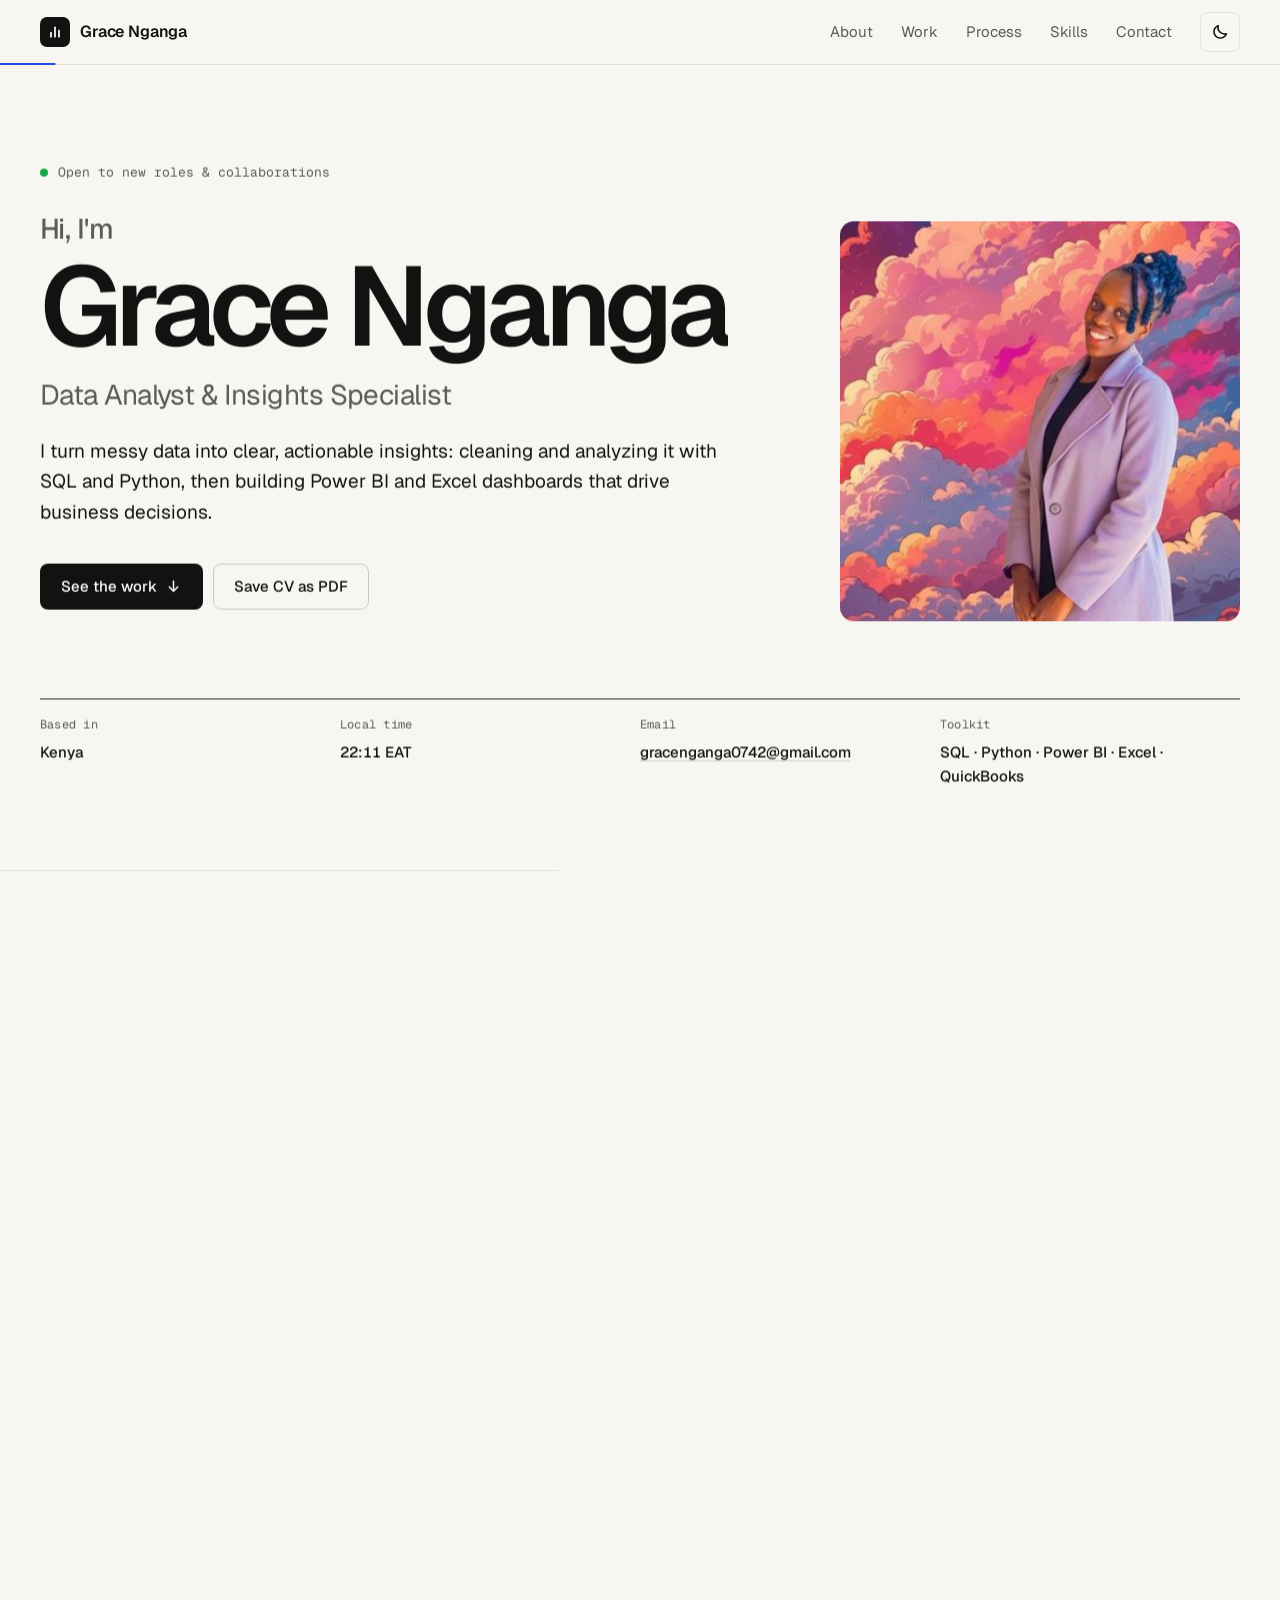
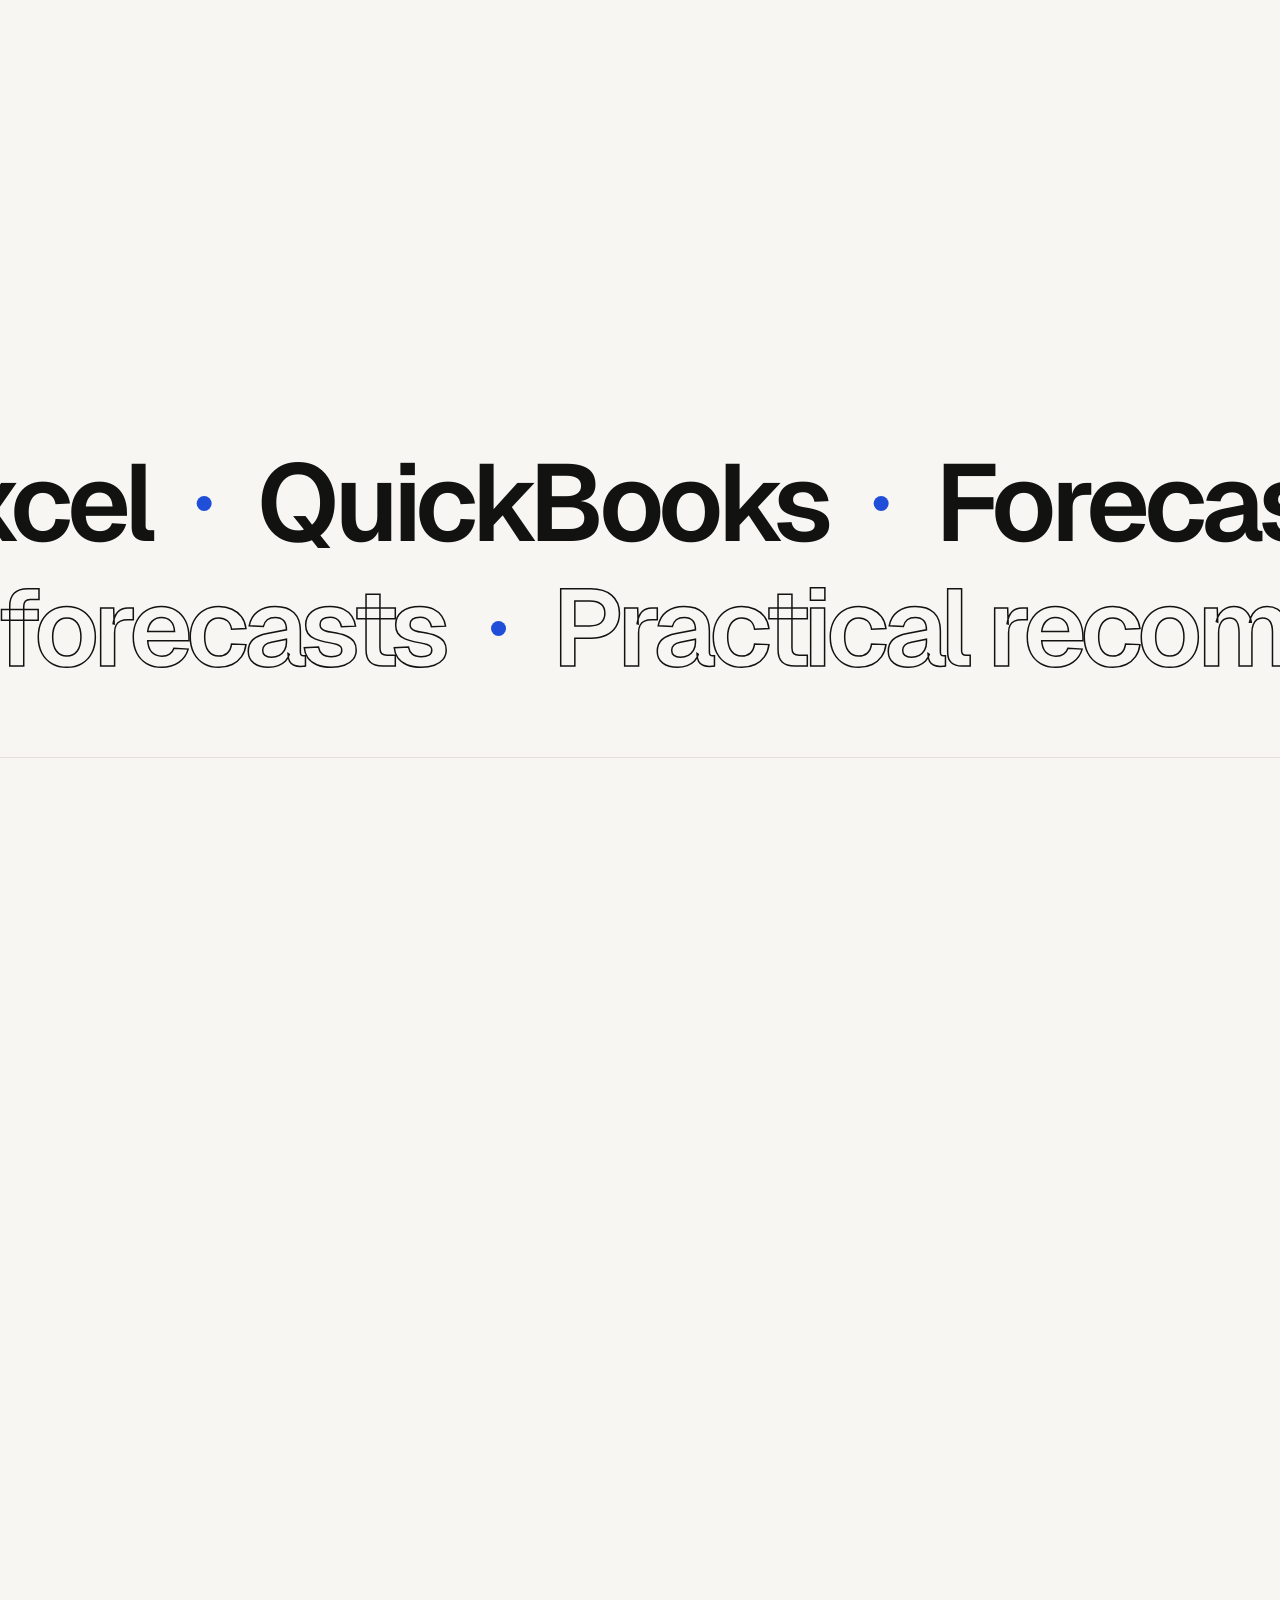
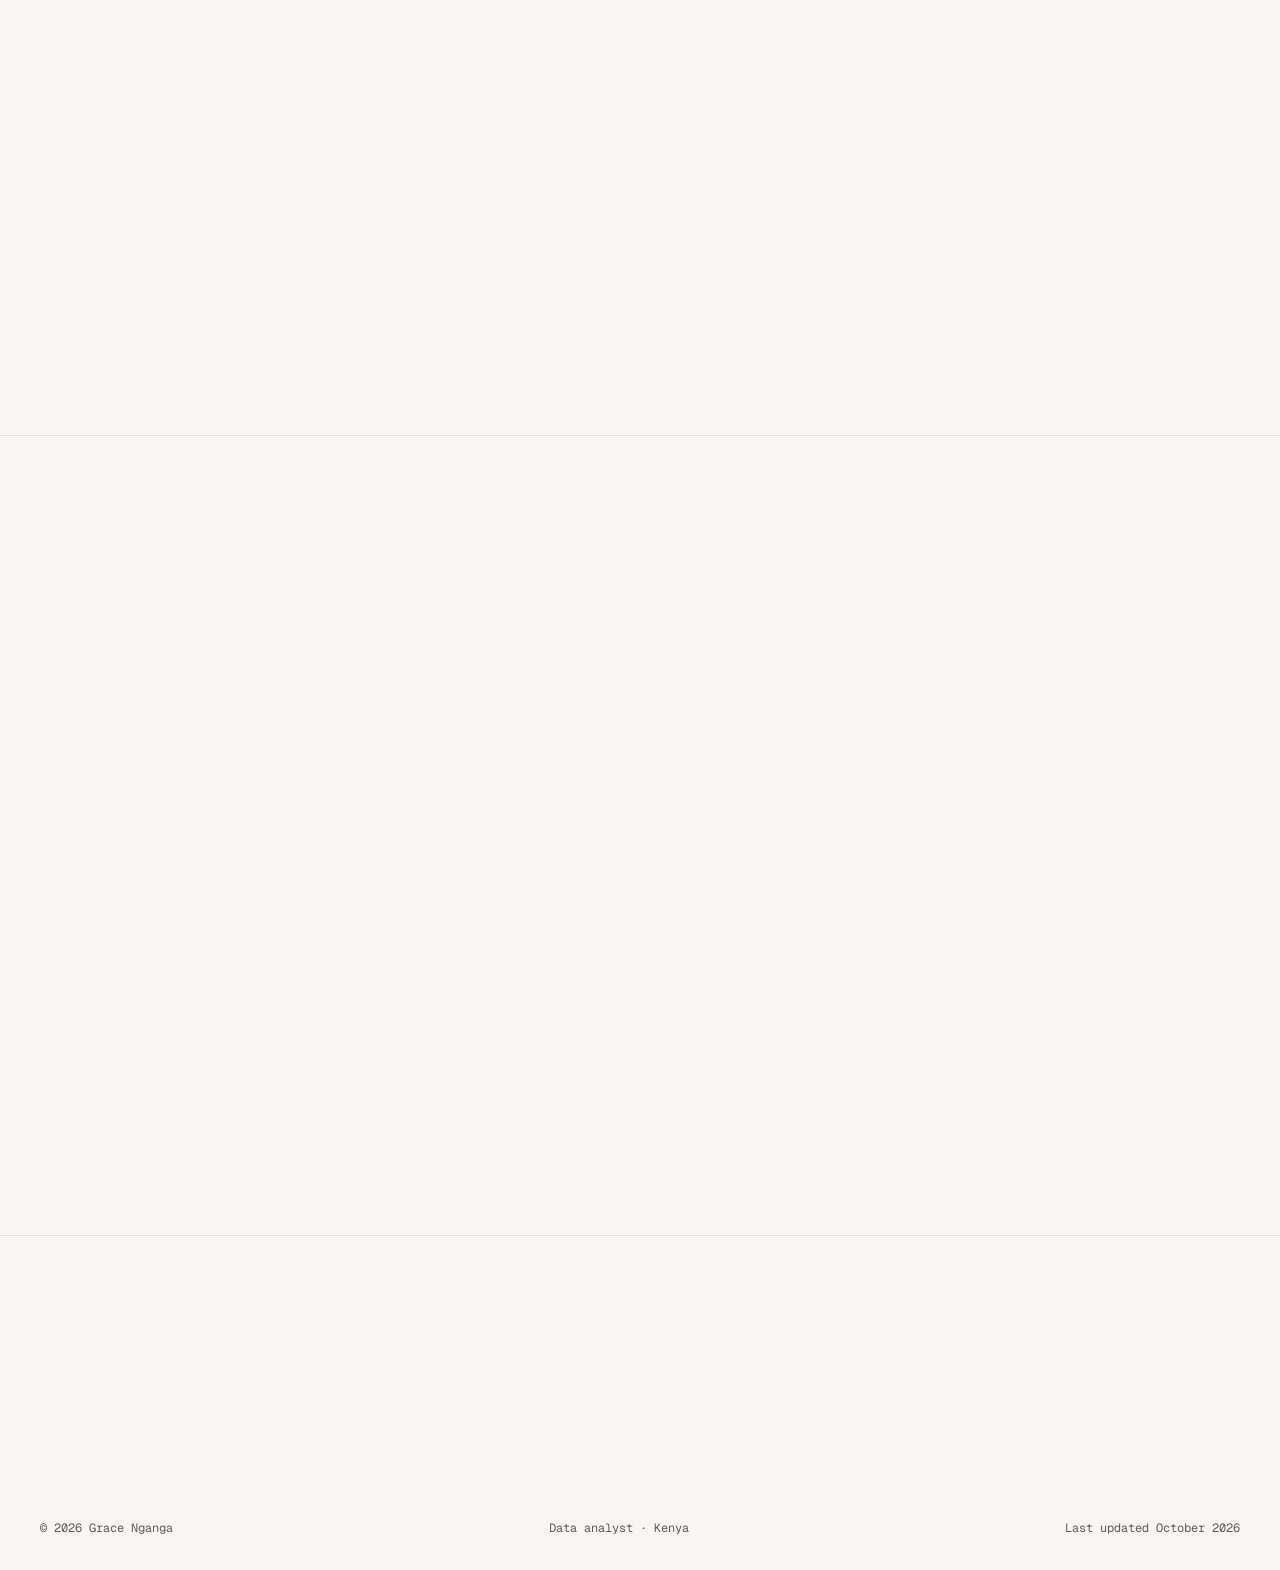
<file: index.html>
<!doctype html>
<html lang="en">
  <head>
    <meta charset="utf-8" />
    <meta name="viewport" content="width=device-width, initial-scale=1" />
    <title>Grace Nganga — Data Analyst | SQL, Python &amp; Power BI</title>
    <meta name="description" content="Grace Nganga is a data analyst who turns messy data into clear, actionable insights with SQL, Python, Power BI and Excel. Explore live dashboard, forecasting, pipeline and prioritization demos." />
    <meta name="author" content="Grace Nganga" />
    <link rel="canonical" href="https://gracecv.vercel.app/" />
    <meta name="color-scheme" content="light dark" />
    <meta name="theme-color" content="#f7f6f3" media="(prefers-color-scheme: light)" />
    <meta name="theme-color" content="#0e0e0d" media="(prefers-color-scheme: dark)" />

    <!-- Social previews (LinkedIn, WhatsApp, X) need absolute image URLs -->
    <meta property="og:type" content="profile" />
    <meta property="og:site_name" content="Grace Nganga" />
    <meta property="og:url" content="https://gracecv.vercel.app/" />
    <meta property="og:title" content="Grace Nganga — Data Analyst" />
    <meta property="og:description" content="Turning messy data into clear, actionable insights with SQL, Python and Power BI." />
    <meta property="og:image" content="https://gracecv.vercel.app/images/og.jpg" />
    <meta property="og:image:width" content="1200" />
    <meta property="og:image:height" content="630" />
    <meta property="og:image:alt" content="Grace Nganga, Data Analyst: SQL, Python, Power BI and Excel" />
    <meta property="profile:first_name" content="Grace" />
    <meta property="profile:last_name" content="Nganga" />
    <meta name="twitter:card" content="summary_large_image" />
    <meta name="twitter:title" content="Grace Nganga — Data Analyst" />
    <meta name="twitter:description" content="Turning messy data into clear, actionable insights with SQL, Python and Power BI." />
    <meta name="twitter:image" content="https://gracecv.vercel.app/images/og.jpg" />

    <link rel="icon" href="favicon.svg" type="image/svg+xml" />
    <link rel="apple-touch-icon" href="apple-touch-icon.png" />

    <script src="theme.js"></script>
    <link rel="preconnect" href="https://fonts.googleapis.com" />
    <link rel="preconnect" href="https://fonts.gstatic.com" crossorigin />
    <link rel="stylesheet" href="https://fonts.googleapis.com/css2?family=Geist:wght@400;500;600;700&family=Geist+Mono:wght@400;500&display=swap" />
    <link rel="stylesheet" href="styles.css" />
    <script src="main.js" defer></script>
    <script src="demos.js" defer></script>

    <script type="application/ld+json">
      {
        "@context": "https://schema.org",
        "@type": "Person",
        "name": "Grace Nganga",
        "jobTitle": "Data Analyst",
        "url": "https://gracecv.vercel.app/",
        "image": "https://gracecv.vercel.app/images/about/1.jpg",
        "email": "mailto:gracenganga0742@gmail.com",
        "sameAs": [
          "https://www.linkedin.com/in/grace-nganga-359063379",
          "https://github.com/graceupongrace16069-arch"
        ],
        "knowsAbout": ["SQL", "Python", "Power BI", "Microsoft Excel", "QuickBooks", "Data analysis", "Data visualization", "Forecasting"]
      }
    </script>
  </head>
  <body>
    <a class="skip-link" href="#main">Skip to content</a>

    <!-- HEADER -->
    <header class="site-header">
      <div class="container header-inner">
        <a class="brand" href="#top" aria-label="Grace Nganga, back to top">
          <span class="brand-mark" aria-hidden="true">
            <svg viewBox="0 0 24 24" fill="none" stroke="currentColor" stroke-width="2.6" stroke-linecap="round"><path d="M6 19v-6M12 19V5M18 19v-9" /></svg>
          </span>
          <span class="brand-name">Grace Nganga</span>
        </a>

        <nav class="nav" id="site-nav" aria-label="Main">
          <ul>
            <li><a href="#about"><span class="nav-num" aria-hidden="true">01</span>About</a></li>
            <li><a href="#work"><span class="nav-num" aria-hidden="true">02</span>Work</a></li>
            <li><a href="#process"><span class="nav-num" aria-hidden="true">03</span>Process</a></li>
            <li><a href="#skills"><span class="nav-num" aria-hidden="true">04</span>Skills</a></li>
            <li><a href="#contact"><span class="nav-num" aria-hidden="true">05</span>Contact</a></li>
          </ul>
          <!-- Shown only in the full-screen mobile menu -->
          <div class="nav-extra">
            <p class="nav-extra-label">Get in touch</p>
            <a href="mailto:gracenganga0742@gmail.com">gracenganga0742@gmail.com</a>
            <a href="https://wa.me/254769589467" target="_blank" rel="noopener">WhatsApp<span class="sr-only"> (opens in a new tab)</span></a>
            <a href="https://www.linkedin.com/in/grace-nganga-359063379" target="_blank" rel="noopener">LinkedIn<span class="sr-only"> (opens in a new tab)</span></a>
          </div>
        </nav>

        <div class="header-actions">
          <button class="icon-btn" type="button" data-theme-toggle aria-pressed="false" hidden>
            <svg class="icon icon-moon" viewBox="0 0 24 24" fill="none" stroke="currentColor" stroke-width="2" stroke-linecap="round" stroke-linejoin="round" aria-hidden="true"><path d="M20.5 14.2A8.5 8.5 0 0 1 9.8 3.5 8.5 8.5 0 1 0 20.5 14.2Z" /></svg>
            <svg class="icon icon-sun" viewBox="0 0 24 24" fill="none" stroke="currentColor" stroke-width="2" stroke-linecap="round" stroke-linejoin="round" aria-hidden="true"><circle cx="12" cy="12" r="4" /><path d="M12 2v2M12 20v2M4.9 4.9l1.4 1.4M17.7 17.7l1.4 1.4M2 12h2M20 12h2M4.9 19.1l1.4-1.4M17.7 6.3l1.4-1.4" /></svg>
            <span class="sr-only">Dark theme</span>
          </button>
          <button class="icon-btn menu-btn" type="button" data-menu aria-expanded="false" aria-controls="site-nav" hidden>
            <svg class="icon icon-menu" viewBox="0 0 24 24" fill="none" stroke="currentColor" stroke-width="2" stroke-linecap="round" aria-hidden="true"><path d="M4 8h16M4 16h16" /></svg>
            <svg class="icon icon-close" viewBox="0 0 24 24" fill="none" stroke="currentColor" stroke-width="2" stroke-linecap="round" aria-hidden="true"><path d="M6 6l12 12M18 6 6 18" /></svg>
            <span class="sr-only">Menu</span>
          </button>
        </div>
      </div>
      <div class="scroll-progress" aria-hidden="true"></div>
    </header>

    <main id="main">
      <!-- HERO -->
      <section class="hero" id="top" aria-labelledby="hero-title">
        <div class="container hero-grid">
          <div class="hero-copy">
            <p class="availability"><span class="dot" aria-hidden="true"></span>Open to new roles &amp; collaborations</p>
            <h1 id="hero-title">
              <span class="hello">Hi, I'm</span>
              <span class="name"><span class="mask"><span>Grace</span></span> <span class="mask"><span>Nganga</span></span></span>
            </h1>
            <p class="role">Data Analyst &amp; Insights Specialist</p>
            <p class="lead">
              I turn messy data into clear, actionable insights: cleaning and analyzing it with SQL and Python,
              then building Power BI and Excel dashboards that drive business decisions.
            </p>
            <p class="print-only print-contact">
              Kenya · gracenganga0742@gmail.com · +254 769 589 467 · linkedin.com/in/grace-nganga-359063379 · gracecv.vercel.app
            </p>

            <div class="actions">
              <a class="btn btn-primary" href="#work">
                See the work
                <svg class="icon" viewBox="0 0 24 24" fill="none" stroke="currentColor" stroke-width="2" stroke-linecap="round" stroke-linejoin="round" aria-hidden="true"><path d="M12 5v14" /><path d="m6 13 6 6 6-6" /></svg>
              </a>
              <button class="btn btn-ghost" type="button" data-print hidden>Save CV as PDF</button>
              <!-- To offer a ready-made CV file instead: add grace-nganga-cv.pdf next to this file and use
              <a class="btn btn-ghost" href="grace-nganga-cv.pdf" download>Download CV</a>
              -->
            </div>
          </div>

          <figure class="hero-photo">
            <img
              src="images/about/1.jpg"
              srcset="images/about/1-400.jpg 400w, images/about/1.jpg 780w"
              sizes="(max-width: 860px) 72px, 400px"
              width="780"
              height="780"
              alt="Portrait of Grace Nganga"
              fetchpriority="high"
              decoding="async"
            />
          </figure>
        </div>

        <div class="container">
          <dl class="spec">
            <div>
              <dt>Based in</dt>
              <dd>Kenya</dd>
            </div>
            <div data-clock-row hidden>
              <dt>Local time</dt>
              <dd><time data-clock></time> EAT</dd>
            </div>
            <div>
              <dt>Email</dt>
              <dd><a href="mailto:gracenganga0742@gmail.com">gracenganga0742@gmail.com</a></dd>
            </div>
            <div>
              <dt>Toolkit</dt>
              <dd>SQL · Python · Power BI · Excel · QuickBooks</dd>
            </div>
          </dl>
        </div>
      </section>

      <!-- ABOUT
           The statement lights up word by word as it scrolls past (main.js splits it into words).
           Text in <strong> is set in the accent color. -->
      <section class="section" id="about" aria-labelledby="about-title">
        <div class="container">
          <div class="section-head reveal">
            <h2 class="section-index" id="about-title"><span>01</span>About me</h2>
            <div>
              <p class="statement" data-statement>
                I'm a data analyst in Kenya. I take the messy part of the job (duplicate rows, blank cells, one region
                spelled three ways) and turn it into <strong>numbers people can trust, and act on.</strong>
              </p>
            </div>
          </div>

          <div class="about-grid">
            <div class="prose reveal">
              <p>
                I work end to end: collecting and cleaning data with <strong>SQL</strong> and <strong>Python</strong>,
                agreeing on the metrics with the people who will use them, then building <strong>Power BI</strong>
                and <strong>Excel</strong> dashboards that tell the story plainly.
              </p>
              <p>
                The part I enjoy most is the partnership: working with stakeholders to define the right metrics, then
                validating every result so the recommendation is one they can trust and actually use.
              </p>
              <p>
                Right now I'm exploring how AI can elevate analytics: using LLMs to speed up data exploration,
                automate documentation, and prototype predictive workflows that plug into my SQL/Python stack.
              </p>
              <p>Away from the data, you'll find me working through logic puzzles or out cycling.</p>
            </div>

            <dl class="facts reveal">
              <div>
                <dt>Based in</dt>
                <dd>Kenya (East Africa Time)</dd>
              </div>
              <div>
                <dt>Currently exploring</dt>
                <dd>AI-assisted analytics with LLMs</dd>
              </div>
              <div>
                <dt>Away from the data</dt>
                <dd>Logic puzzles &amp; cycling</dd>
              </div>
              <div>
                <dt>What I care about</dt>
                <dd>Numbers people can trust, and act on</dd>
              </div>
              <div>
                <dt>Open to</dt>
                <dd>New roles &amp; collaborations</dd>
              </div>
            </dl>
          </div>

          <!-- EXPERIENCE (optional). Uncomment and fill in to add a timeline; its line draws in as you scroll:
          <ol class="timeline">
            <li class="reveal">
              <p class="timeline-date">2024 — Present</p>
              <h3>Data Analyst · Company name</h3>
              <p>One line on what you owned, with a number: "Built the weekly sales dashboard used by 40 managers."</p>
            </li>
          </ol>
          -->
        </div>
      </section>

      <!-- Decorative band: slides left as you scroll down and back as you scroll up -->
      <div class="marquee" aria-hidden="true">
        <p class="marquee-row">
          <span>SQL</span><span>Python</span><span>Power BI</span><span>Excel</span><span>QuickBooks</span><span>Forecasting</span><span>Dashboards</span>
          <span>SQL</span><span>Python</span><span>Power BI</span><span>Excel</span><span>QuickBooks</span><span>Forecasting</span><span>Dashboards</span>
        </p>
        <p class="marquee-row marquee-row-alt">
          <span>Clean data</span><span>Clear metrics</span><span>Tested forecasts</span><span>Practical recommendations</span>
          <span>Clean data</span><span>Clear metrics</span><span>Tested forecasts</span><span>Practical recommendations</span>
        </p>
      </div>

      <!-- WORK
           Each case study is one <article class="case">. To finish one with real material:
             1. Add the measurable result: uncomment the "Result" row in its <dl class="case-meta">.
             2. Uncomment the project-links block and paste the GitHub repo / write-up / live report URLs.
             3. Optional: add a screenshot of the real dashboard above the demo, or swap the demo for an
                embedded Power BI "Publish to web" report (add app.powerbi.com to frame-src in vercel.json). -->
      <section class="section" id="work" aria-labelledby="work-title">
        <div class="container">
          <div class="section-head reveal">
            <p class="section-index"><span>02</span>Work</p>
            <div>
              <h2 id="work-title">Selected work you can click through</h2>
              <p class="section-intro">
                Four projects, each with a live demo built on sample data, so you can try the kind of deliverable I
                build: filter it, forecast with it, follow the data through the pipeline, prioritize with it.
              </p>
            </div>
          </div>

          <div class="cases">
            <!-- Case 1 -->
            <article class="case" aria-labelledby="case1-title">
              <div class="case-copy reveal">
                <p class="case-label"><span>01</span>Dashboarding</p>
                <h3 id="case1-title">Messy data to an executive KPI dashboard</h3>
                <p>Took messy datasets through cleaning and feature engineering and turned them into clear KPIs and visuals for an executive audience.</p>
                <dl class="case-meta">
                  <div><dt>Goal</dt><dd>KPIs an executive audience can read at a glance.</dd></div>
                  <div><dt>Approach</dt><dd>Cleaned and joined the raw data with SQL, then engineered features in Python.</dd></div>
                  <div><dt>Deliverable</dt><dd>An executive-ready dashboard in Power BI and Excel.</dd></div>
                  <!-- <div><dt>Result</dt><dd>e.g. Cut monthly reporting from 2 days to 2 hours.</dd></div> -->
                </dl>
                <ul class="tags" aria-label="Tools used">
                  <li>SQL</li>
                  <li>Python</li>
                  <li>Power BI</li>
                  <li>Excel</li>
                </ul>
                <!--
                <p class="project-links">
                  <a href="https://github.com/graceupongrace16069-arch/REPO-NAME" target="_blank" rel="noopener">Source code<span class="sr-only"> (opens in a new tab)</span></a>
                  <a href="https://LINK-TO-WRITE-UP" target="_blank" rel="noopener">Case study<span class="sr-only"> (opens in a new tab)</span></a>
                </p>
                -->
              </div>

              <div class="demo reveal" data-demo="kpi" role="group" aria-labelledby="demo1-title">
                <div class="demo-bar">
                  <p class="demo-title" id="demo1-title">Sales performance dashboard</p>
                  <span class="demo-badge"><span class="live-dot" aria-hidden="true"></span>Live demo · sample data</span>
                </div>
                <div class="demo-body">
                  <p class="demo-fallback">Turn on JavaScript to explore this dashboard.</p>
                </div>
              </div>
            </article>

            <!-- Case 2 -->
            <article class="case" aria-labelledby="case2-title">
              <div class="case-copy reveal">
                <p class="case-label"><span>02</span>Forecasting</p>
                <h3 id="case2-title">AI-assisted forecasting workflow</h3>
                <p>A forecasting workflow that blends classic analytics with AI assistance, with every result validated before it is published.</p>
                <dl class="case-meta">
                  <div><dt>Goal</dt><dd>Faster forecasts without giving up rigor.</dd></div>
                  <div><dt>Approach</dt><dd>LLMs to speed up exploration and documentation; statistical checks and backtests to validate every result.</dd></div>
                  <div><dt>Deliverable</dt><dd>A Power BI report, published only once the backtest holds up.</dd></div>
                  <!-- <div><dt>Result</dt><dd>e.g. Forecast error down from 12% to 5% MAPE.</dd></div> -->
                </dl>
                <ul class="tags" aria-label="Tools used">
                  <li>Python</li>
                  <li>LLMs</li>
                  <li>Statistics</li>
                  <li>Power BI</li>
                </ul>
                <!--
                <p class="project-links">
                  <a href="https://github.com/graceupongrace16069-arch/REPO-NAME" target="_blank" rel="noopener">Source code<span class="sr-only"> (opens in a new tab)</span></a>
                  <a href="https://LINK-TO-WRITE-UP" target="_blank" rel="noopener">Case study<span class="sr-only"> (opens in a new tab)</span></a>
                </p>
                -->
              </div>

              <div class="demo reveal" data-demo="forecast" role="group" aria-labelledby="demo2-title">
                <div class="demo-bar">
                  <p class="demo-title" id="demo2-title">Demand forecast with backtest</p>
                  <span class="demo-badge"><span class="live-dot" aria-hidden="true"></span>Live demo · sample data</span>
                </div>
                <div class="demo-body">
                  <p class="demo-fallback">Turn on JavaScript to explore this forecast.</p>
                </div>
              </div>
            </article>

            <!-- Case 3 -->
            <article class="case" aria-labelledby="case3-title">
              <div class="case-copy reveal">
                <p class="case-label"><span>03</span>Data pipeline</p>
                <h3 id="case3-title">End-to-end analytics pipeline</h3>
                <p>Ingestion, transformation and reporting in one flow, focused on clear metric definitions and decision-ready insights for business users.</p>
                <dl class="case-meta">
                  <div><dt>Goal</dt><dd>One reliable path from raw data to decisions.</dd></div>
                  <div><dt>Approach</dt><dd>Ingestion with SQL, transformation in Python, metrics defined once and reused everywhere.</dd></div>
                  <div><dt>Deliverable</dt><dd>A stakeholder-friendly dashboard built around clear metric definitions.</dd></div>
                  <!-- <div><dt>Result</dt><dd>e.g. One source of truth replacing 5 manual spreadsheets.</dd></div> -->
                </dl>
                <ul class="tags" aria-label="Tools used">
                  <li>SQL</li>
                  <li>Python</li>
                  <li>Power BI</li>
                </ul>
                <!--
                <p class="project-links">
                  <a href="https://github.com/graceupongrace16069-arch/REPO-NAME" target="_blank" rel="noopener">Source code<span class="sr-only"> (opens in a new tab)</span></a>
                  <a href="https://LINK-TO-WRITE-UP" target="_blank" rel="noopener">Case study<span class="sr-only"> (opens in a new tab)</span></a>
                </p>
                -->
              </div>

              <div class="demo reveal" data-demo="pipeline" role="group" aria-labelledby="demo3-title">
                <div class="demo-bar">
                  <p class="demo-title" id="demo3-title">Pipeline walkthrough</p>
                  <span class="demo-badge"><span class="live-dot" aria-hidden="true"></span>Live demo · sample run</span>
                </div>
                <div class="demo-body">
                  <div class="pipe">
                    <div class="pipe-stages" role="tablist" aria-label="Pipeline stages">
                      <button class="pipe-stage" type="button" role="tab" id="pipe-tab-1" aria-controls="pipe-panel-1" aria-selected="true">
                        <span class="pipe-step">1</span>
                        <span class="pipe-name">Ingest</span>
                        <span class="pipe-meta">SQL · 12,480 rows</span>
                      </button>
                      <button class="pipe-stage" type="button" role="tab" id="pipe-tab-2" aria-controls="pipe-panel-2" aria-selected="false">
                        <span class="pipe-step">2</span>
                        <span class="pipe-name">Clean</span>
                        <span class="pipe-meta">SQL · 12,266 rows</span>
                      </button>
                      <button class="pipe-stage" type="button" role="tab" id="pipe-tab-3" aria-controls="pipe-panel-3" aria-selected="false">
                        <span class="pipe-step">3</span>
                        <span class="pipe-name">Transform</span>
                        <span class="pipe-meta">Python · 96 rows</span>
                      </button>
                      <button class="pipe-stage" type="button" role="tab" id="pipe-tab-4" aria-controls="pipe-panel-4" aria-selected="false">
                        <span class="pipe-step">4</span>
                        <span class="pipe-name">Report</span>
                        <span class="pipe-meta">Power BI · 6 KPIs</span>
                      </button>
                    </div>

                    <div class="pipe-panel" role="tabpanel" id="pipe-panel-1" aria-labelledby="pipe-tab-1" tabindex="0">
                      <p class="pipe-lead"><strong>Ingest.</strong> Three sources land in one staging table with the same columns, so everything downstream reads from one place.</p>
                      <ul class="pipe-stats">
                        <li><strong>3</strong><span>sources: POS, web shop, QuickBooks</span></li>
                        <li><strong>12,480</strong><span>rows loaded</span></li>
                      </ul>
                      <pre class="code" data-lang="SQL"><code>-- Stack the three sources into one staging table
INSERT INTO staging.orders
SELECT order_id, order_date, region, amount, 'pos' AS source, loaded_at
FROM raw.pos_orders
UNION ALL
SELECT order_id, order_date, region, amount, 'web', loaded_at
FROM raw.web_orders
UNION ALL
SELECT invoice_no, txn_date, branch, total, 'quickbooks', loaded_at
FROM raw.qb_invoices;</code></pre>
                    </div>

                    <div class="pipe-panel" role="tabpanel" id="pipe-panel-2" aria-labelledby="pipe-tab-2" tabindex="0">
                      <p class="pipe-lead"><strong>Clean.</strong> Keep the latest copy of every order, standardize dates and region names, and flag missing amounts instead of guessing them.</p>
                      <ul class="pipe-stats">
                        <li><strong>214</strong><span>duplicates removed</span></li>
                        <li><strong>96</strong><span>missing amounts flagged</span></li>
                        <li><strong>98.3%</strong><span>of rows kept</span></li>
                      </ul>
                      <pre class="code" data-lang="SQL"><code>-- Keep the latest copy of each order, then standardize
WITH ranked AS (
  SELECT *,
         ROW_NUMBER() OVER (PARTITION BY order_id
                            ORDER BY loaded_at DESC) AS rn
  FROM staging.orders
)
SELECT order_id,
       CAST(order_date AS DATE)  AS order_date,
       INITCAP(TRIM(region))     AS region,
       NULLIF(amount, 0)         AS amount,
       amount IS NULL            AS needs_review
FROM ranked
WHERE rn = 1;</code></pre>
                    </div>

                    <div class="pipe-panel" role="tabpanel" id="pipe-panel-3" aria-labelledby="pipe-tab-3" tabindex="0">
                      <p class="pipe-lead"><strong>Transform.</strong> Roll orders up to a monthly table per region and add the features the dashboard and forecast need.</p>
                      <ul class="pipe-stats">
                        <li><strong>96</strong><span>rows: 24 months × 4 regions</span></li>
                        <li><strong>8</strong><span>features, incl. repeat-customer rate</span></li>
                      </ul>
                      <pre class="code" data-lang="Python"><code>import pandas as pd

orders = pd.read_sql("SELECT * FROM clean.orders", conn)
orders["month"] = orders["order_date"].dt.to_period("M")
orders["is_repeat"] = orders.duplicated("customer_id")

monthly = (
    orders.groupby(["month", "region"])
          .agg(revenue=("amount", "sum"),
               orders=("order_id", "nunique"),
               repeat_rate=("is_repeat", "mean"))
          .reset_index()
)
monthly["aov"] = monthly["revenue"] / monthly["orders"]</code></pre>
                    </div>

                    <div class="pipe-panel" role="tabpanel" id="pipe-panel-4" aria-labelledby="pipe-tab-4" tabindex="0">
                      <p class="pipe-lead"><strong>Report.</strong> Every KPI is one documented measure, so "revenue" means the same thing on every page and in every meeting.</p>
                      <ul class="pipe-stats">
                        <li><strong>6</strong><span>documented KPI measures</span></li>
                        <li><strong>3</strong><span>report pages: overview, regions, forecast</span></li>
                      </ul>
                      <pre class="code" data-lang="DAX"><code>Revenue YoY % =
VAR CurrentRevenue = [Revenue]
VAR PriorRevenue =
    CALCULATE ( [Revenue], SAMEPERIODLASTYEAR ( 'Date'[Date] ) )
RETURN
    DIVIDE ( CurrentRevenue - PriorRevenue, PriorRevenue )</code></pre>
                    </div>
                  </div>
                </div>
              </div>
            </article>

            <!-- Case 4 -->
            <article class="case" aria-labelledby="case4-title">
              <div class="case-copy reveal">
                <p class="case-label"><span>04</span>Productivity analytics</p>
                <h3 id="case4-title">Eat That Frog, measured</h3>
                <p>
                  A small tool that tests two ideas from Brian Tracy's <cite>Eat That Frog!</cite> on a real to-do list:
                  the 80/20 rule and the ABCDE method. It shows which few tasks carry most of the value, and which one
                  to do first.
                </p>
                <dl class="case-meta">
                  <div><dt>Goal</dt><dd>Find the "frog": the one task worth doing before anything else.</dd></div>
                  <div><dt>Approach</dt><dd>Score each task's value, sort the list with the ABCDE method and check the 80/20 rule against the numbers.</dd></div>
                  <div><dt>Deliverable</dt><dd>An interactive prioritizer: change a score or a letter and the ranking and chart update instantly.</dd></div>
                </dl>
                <ul class="tags" aria-label="Methods used">
                  <li>Pareto analysis</li>
                  <li>Prioritization</li>
                  <li>Data visualization</li>
                </ul>
                <p class="case-credit">
                  Method from
                  <a href="https://bkconnection.com/products/9798890570925_eat-that-frog-fourth-edition" target="_blank" rel="noopener"><cite>Eat That Frog!</cite> by Brian Tracy<span class="sr-only"> (opens in a new tab)</span></a>,
                  Berrett-Koehler.
                </p>
              </div>

              <div class="demo reveal" data-demo="frog" role="group" aria-labelledby="demo4-title">
                <div class="demo-bar">
                  <p class="demo-title" id="demo4-title">Frog-first prioritizer</p>
                  <span class="demo-badge"><span class="live-dot" aria-hidden="true"></span>Live demo · sample tasks</span>
                </div>
                <div class="demo-body">
                  <p class="demo-fallback">Turn on JavaScript to use the prioritizer.</p>
                </div>
              </div>
            </article>
          </div>
        </div>
      </section>

      <!-- PROCESS -->
      <section class="section" id="process" aria-labelledby="process-title">
        <div class="container">
          <div class="section-head reveal">
            <p class="section-index"><span>03</span>Process</p>
            <div>
              <h2 id="process-title">From messy rows to a decision, in four steps</h2>
              <p class="section-intro">Step through a tiny sample dataset the same way I work through real ones. Every number below is computed live from these nine rows.</p>
            </div>
          </div>

          <div class="pd reveal" data-demo="process">
            <div class="pd-steps" role="tablist" aria-label="Steps">
              <button class="pd-step" type="button" role="tab" id="pd-tab-1" aria-controls="pd-panel" aria-selected="true">
                <span class="pd-num">01</span>
                <span class="pd-name">Collect &amp; clean</span>
                <span class="pd-desc">Bring the data together and clean it with SQL and Python.</span>
              </button>
              <button class="pd-step" type="button" role="tab" id="pd-tab-2" aria-controls="pd-panel" aria-selected="false">
                <span class="pd-num">02</span>
                <span class="pd-name">Define the metrics</span>
                <span class="pd-desc">Agree on the KPIs that matter with stakeholders.</span>
              </button>
              <button class="pd-step" type="button" role="tab" id="pd-tab-3" aria-controls="pd-panel" aria-selected="false">
                <span class="pd-num">03</span>
                <span class="pd-name">Visualize</span>
                <span class="pd-desc">Build Power BI and Excel dashboards that tell a clear story.</span>
              </button>
              <button class="pd-step" type="button" role="tab" id="pd-tab-4" aria-controls="pd-panel" aria-selected="false">
                <span class="pd-num">04</span>
                <span class="pd-name">Validate &amp; recommend</span>
                <span class="pd-desc">Check the results, then turn them into practical recommendations.</span>
              </button>
            </div>
            <div class="pd-panel" id="pd-panel" role="tabpanel" aria-labelledby="pd-tab-1" tabindex="0">
              <p class="demo-fallback">Turn on JavaScript to step through the sample data.</p>
            </div>
          </div>
        </div>
      </section>

      <!-- SKILLS -->
      <section class="section" id="skills" aria-labelledby="skills-title">
        <div class="container">
          <div class="section-head reveal">
            <p class="section-index"><span>04</span>Skills</p>
            <div>
              <h2 id="skills-title">What I bring to a data team</h2>
            </div>
          </div>

          <ul class="skill-list">
            <li class="skill reveal">
              <h3>SQL</h3>
              <p>Efficient queries for cleaning, joining and aggregating data, building reliable datasets that power BI reports and analytics models.</p>
              <ul class="tags" aria-label="Includes">
                <li>Joins</li>
                <li>Aggregations</li>
                <li>Data cleaning</li>
              </ul>
            </li>
            <li class="skill reveal">
              <h3>Python</h3>
              <p>Data wrangling, feature engineering and analysis, plus reusable scripts for automation and exploratory work.</p>
              <ul class="tags" aria-label="Includes">
                <li>Pandas</li>
                <li>NumPy</li>
                <li>scikit-learn</li>
              </ul>
            </li>
            <li class="skill reveal">
              <h3>Data visualization</h3>
              <p>Clear dashboards and charts that surface trends and KPIs, designed for readability, context and the people who use them.</p>
              <ul class="tags" aria-label="Includes">
                <li>Power BI</li>
                <li>Excel</li>
                <li>Python charts</li>
              </ul>
            </li>
            <li class="skill reveal">
              <h3>QuickBooks</h3>
              <p>Connect and reconcile financial data, map charts of accounts, and export clean datasets that turn bookkeeping into decision-ready reports.</p>
              <ul class="tags" aria-label="Includes">
                <li>Reconciliation</li>
                <li>Financial reporting</li>
              </ul>
            </li>
            <li class="skill reveal">
              <h3>AI-assisted analytics</h3>
              <p>Using LLMs to speed up data exploration, automate documentation and prototype predictive workflows on a SQL/Python stack.</p>
              <ul class="tags" aria-label="Includes">
                <li>LLMs</li>
                <li>Automation</li>
                <li>Prototyping</li>
              </ul>
            </li>
            <li class="skill reveal">
              <h3>Metrics &amp; communication</h3>
              <p>Partnering with stakeholders to define the right KPIs, validate results and turn findings into practical recommendations.</p>
              <ul class="tags" aria-label="Includes">
                <li>KPI design</li>
                <li>Validation</li>
                <li>Data storytelling</li>
              </ul>
            </li>
          </ul>
        </div>
      </section>

      <!-- CONTACT -->
      <section class="section" id="contact" aria-labelledby="contact-title">
        <div class="container">
          <div class="section-head contact-head reveal">
            <p class="section-index"><span>05</span>Contact</p>
            <div>
              <h2 id="contact-title">Let's work together.</h2>
            </div>
          </div>

          <div class="contact-grid">
            <div class="contact-intro reveal">
              <p>I'm always open to new challenges and collaborations. Reach me by email, phone or WhatsApp, or connect on LinkedIn.</p>
              <a class="email-link" href="mailto:gracenganga0742@gmail.com">gracenganga0742@gmail.com</a>
              <div class="contact-actions">
                <button class="btn btn-ghost btn-sm copy-btn" type="button" data-copy="gracenganga0742@gmail.com" hidden>
                  <svg class="icon" viewBox="0 0 24 24" fill="none" stroke="currentColor" stroke-width="2" stroke-linecap="round" stroke-linejoin="round" aria-hidden="true"><rect x="9" y="9" width="12" height="12" rx="2" /><path d="M5 15H4a1 1 0 0 1-1-1V4a1 1 0 0 1 1-1h10a1 1 0 0 1 1 1v1" /></svg>
                  <span>Copy email</span>
                </button>
                <button class="btn btn-ghost btn-sm" type="button" data-print hidden>Save CV as PDF</button>
              </div>
              <p class="copy-status sr-only" role="status"></p>
            </div>

            <ul class="channels reveal">
              <li>
                <a class="channel" href="https://wa.me/254769589467" target="_blank" rel="noopener">
                  <span class="channel-label">WhatsApp</span>
                  <span class="channel-value">+254 769 589 467</span>
                  <svg class="arrow" viewBox="0 0 24 24" fill="none" stroke="currentColor" stroke-width="2" stroke-linecap="round" stroke-linejoin="round" aria-hidden="true"><path d="M7 17 17 7" /><path d="M8 7h9v9" /></svg>
                  <span class="sr-only">(opens in a new tab)</span>
                </a>
              </li>
              <li>
                <a class="channel" href="tel:+254113186242">
                  <span class="channel-label">Phone</span>
                  <span class="channel-value">+254 113 186 242</span>
                  <svg class="arrow" viewBox="0 0 24 24" fill="none" stroke="currentColor" stroke-width="2" stroke-linecap="round" stroke-linejoin="round" aria-hidden="true"><path d="M7 17 17 7" /><path d="M8 7h9v9" /></svg>
                </a>
              </li>
              <li>
                <a class="channel" href="https://www.linkedin.com/in/grace-nganga-359063379" target="_blank" rel="noopener">
                  <span class="channel-label">LinkedIn</span>
                  <span class="channel-value">Grace Nganga</span>
                  <svg class="arrow" viewBox="0 0 24 24" fill="none" stroke="currentColor" stroke-width="2" stroke-linecap="round" stroke-linejoin="round" aria-hidden="true"><path d="M7 17 17 7" /><path d="M8 7h9v9" /></svg>
                  <span class="sr-only">(opens in a new tab)</span>
                </a>
              </li>
              <li>
                <a class="channel" href="https://github.com/graceupongrace16069-arch" target="_blank" rel="noopener">
                  <span class="channel-label">GitHub</span>
                  <span class="channel-value">graceupongrace16069-arch</span>
                  <svg class="arrow" viewBox="0 0 24 24" fill="none" stroke="currentColor" stroke-width="2" stroke-linecap="round" stroke-linejoin="round" aria-hidden="true"><path d="M7 17 17 7" /><path d="M8 7h9v9" /></svg>
                  <span class="sr-only">(opens in a new tab)</span>
                </a>
              </li>
            </ul>
          </div>
        </div>
      </section>
    </main>

    <footer class="site-footer">
      <div class="container">
        <!-- Rises into place as you reach the end of the page -->
        <p class="footer-word" aria-hidden="true"><span>Grace Nganga</span></p>
        <div class="footer-inner">
          <p>&copy; <span data-year>2026</span> Grace Nganga</p>
          <p>Data analyst · Kenya</p>
          <p>Last updated <time datetime="2026-10">October 2026</time></p>
        </div>
      </div>
    </footer>

    <a class="to-top" href="#top" data-to-top>
      <svg class="icon" viewBox="0 0 24 24" fill="none" stroke="currentColor" stroke-width="2" stroke-linecap="round" stroke-linejoin="round" aria-hidden="true"><path d="M12 19V5" /><path d="m6 11 6-6 6 6" /></svg>
      <span class="sr-only">Back to top</span>
    </a>

    <!-- Phones only: quick contact, always within thumb reach -->
    <nav class="mobile-bar" aria-label="Quick contact">
      <a href="tel:+254113186242">
        <svg class="icon" viewBox="0 0 24 24" fill="none" stroke="currentColor" stroke-width="2" stroke-linecap="round" stroke-linejoin="round" aria-hidden="true"><path d="M22 16.9v3a2 2 0 0 1-2.2 2 19.8 19.8 0 0 1-8.6-3.1 19.5 19.5 0 0 1-6-6A19.8 19.8 0 0 1 2.1 4.2 2 2 0 0 1 4.1 2h3a2 2 0 0 1 2 1.7c.1 1 .4 1.9.7 2.8a2 2 0 0 1-.4 2.1L8.1 9.9a16 16 0 0 0 6 6l1.3-1.3a2 2 0 0 1 2.1-.4c.9.3 1.8.6 2.8.7a2 2 0 0 1 1.7 2z" /></svg>
        Call
      </a>
      <a href="https://wa.me/254769589467" target="_blank" rel="noopener">
        <svg class="icon" viewBox="0 0 24 24" fill="none" stroke="currentColor" stroke-width="2" stroke-linecap="round" stroke-linejoin="round" aria-hidden="true"><path d="M7.9 20A9 9 0 1 0 4 16.1L2 22Z" /></svg>
        WhatsApp<span class="sr-only"> (opens in a new tab)</span>
      </a>
      <a class="mobile-bar-main" href="mailto:gracenganga0742@gmail.com">
        <svg class="icon" viewBox="0 0 24 24" fill="none" stroke="currentColor" stroke-width="2" stroke-linecap="round" stroke-linejoin="round" aria-hidden="true"><rect x="2" y="4" width="20" height="16" rx="2" /><path d="m22 7-8.97 5.7a1.94 1.94 0 0 1-2.06 0L2 7" /></svg>
        Email me
      </a>
    </nav>
  </body>
</html>
</file>
<file: styles.css>
/* ==========================================================================
   Grace Nganga — portfolio styles
   Editorial, type-led design: warm paper, ink, one blue accent, hairlines.
   Light and dark themes follow the system setting; the header toggle
   overrides it (stored as data-theme on <html>).
   ========================================================================== */

:root {
  color-scheme: light;

  --bg: #f7f6f3;
  --surface: #ffffff;
  --surface-2: #efede8;
  --text: #121211;
  --muted: #5d5b56;
  --border: #e3e0d9;
  --border-strong: #cdc9c0;
  --accent: #1f4fd8;
  --accent-soft: #e7ecfb;
  --btn: #121211;
  --btn-hover: #2c2c2a;
  --btn-text: #ffffff;
  --live: #16a34a;
  --shadow: 0 1px 2px rgb(18 18 17 / 0.04), 0 16px 40px -20px rgb(18 18 17 / 0.16);

  /* Charts: series colors checked for color-vision deficiency and contrast
     against these surfaces (dataviz palette validator). */
  --series-1: #2a78d6;
  --series-2: #eb6834;
  --series-2-wash: rgba(241, 76, 12, 0.14);
  --mark-muted: #d4d0c8;
  --prior: #8a877f;
  --chart-grid: #ebe9e4;
  --chart-axis: #cdc9c0;
  --up: #006300;
  --down: #b42318;
  --good: #0ca30c;
  --warn: #fab219;
  --issue-bg: #fff3d1;
  --issue-text: #6e4400;
  --fixed-bg: #e2f5e5;
  --fixed-text: #0b5a17;

  /* Code blocks stay dark in both themes */
  --code-bg: #141413;
  --code-text: #e6e4df;
  --tk-k: #c4b5fd;
  --tk-f: #7dd3fc;
  --tk-s: #86efac;
  --tk-n: #fdba74;
  --tk-c: #8f8c85;

  --radius: 14px;
  --radius-sm: 10px;
  --font-sans: "Geist", ui-sans-serif, system-ui, -apple-system, "Segoe UI", Roboto, sans-serif;
  --font-mono: "Geist Mono", ui-monospace, "SF Mono", "Cascadia Code", Consolas, monospace;
  --container: 1200px;
  --gutter: clamp(16px, 4vw, 40px);
  --header-h: 64px;
  --ease: cubic-bezier(0.22, 0.61, 0.36, 1);

  /* Shared editorial grid: label column, main column, side column */
  --cols: minmax(140px, 0.28fr) minmax(0, 1fr) minmax(0, 0.7fr);
  --col-gap: clamp(32px, 5vw, 72px);
}

/* Dark tokens appear twice: once for the system setting, once for the toggle. */
@media (prefers-color-scheme: dark) {
  :root:not([data-theme="light"]) {
    color-scheme: dark;
    --bg: #0e0e0d;
    --surface: #161615;
    --surface-2: #1e1e1c;
    --text: #f1f0ec;
    --muted: #a9a69f;
    --border: #292826;
    --border-strong: #3b3a37;
    --accent: #8fb0ff;
    --accent-soft: rgb(143 176 255 / 0.12);
    --btn: #f1f0ec;
    --btn-hover: #d9d7d1;
    --btn-text: #121211;
    --live: #22c55e;
    --shadow: 0 1px 2px rgb(0 0 0 / 0.3), 0 16px 40px -20px rgb(0 0 0 / 0.6);

    --series-1: #3987e5;
    --series-2: #d95926;
    --series-2-wash: rgb(217 89 38 / 0.2);
    --mark-muted: #4a4844;
    --prior: #8a877f;
    --chart-grid: #252422;
    --chart-axis: #3b3a37;
    --up: #3fcf6a;
    --down: #ff8a80;
    --issue-bg: rgb(250 178 25 / 0.16);
    --issue-text: #fcd581;
    --fixed-bg: rgb(12 163 12 / 0.18);
    --fixed-text: #8de39a;
    --code-bg: #0a0a09;
  }
}

:root[data-theme="dark"] {
  color-scheme: dark;
  --bg: #0e0e0d;
  --surface: #161615;
  --surface-2: #1e1e1c;
  --text: #f1f0ec;
  --muted: #a9a69f;
  --border: #292826;
  --border-strong: #3b3a37;
  --accent: #8fb0ff;
  --accent-soft: rgb(143 176 255 / 0.12);
  --btn: #f1f0ec;
  --btn-hover: #d9d7d1;
  --btn-text: #121211;
  --live: #22c55e;
  --shadow: 0 1px 2px rgb(0 0 0 / 0.3), 0 16px 40px -20px rgb(0 0 0 / 0.6);

  --series-1: #3987e5;
  --series-2: #d95926;
  --series-2-wash: rgb(217 89 38 / 0.2);
  --mark-muted: #4a4844;
  --prior: #8a877f;
  --chart-grid: #252422;
  --chart-axis: #3b3a37;
  --up: #3fcf6a;
  --down: #ff8a80;
  --issue-bg: rgb(250 178 25 / 0.16);
  --issue-text: #fcd581;
  --fixed-bg: rgb(12 163 12 / 0.18);
  --fixed-text: #8de39a;
  --code-bg: #0a0a09;
}

/* ---------- Base ---------- */

*,
*::before,
*::after {
  box-sizing: border-box;
}

html {
  -webkit-text-size-adjust: 100%;
  scroll-padding-top: calc(var(--header-h) + 16px);
}

@media (prefers-reduced-motion: no-preference) {
  html {
    scroll-behavior: smooth;
  }
}

body {
  margin: 0;
  background: var(--bg);
  color: var(--text);
  font-family: var(--font-sans);
  font-size: 1rem;
  line-height: 1.6;
  -webkit-font-smoothing: antialiased;
  text-rendering: optimizeLegibility;
}

img,
svg {
  display: block;
  max-width: 100%;
}

img {
  height: auto;
}

h1,
h2,
h3 {
  margin: 0;
  font-weight: 600;
  line-height: 1.1;
  letter-spacing: -0.025em;
  text-wrap: balance;
}

p {
  margin: 0;
  text-wrap: pretty;
}

ul,
ol,
dl,
dd {
  margin: 0;
  padding: 0;
}

cite {
  font-style: italic;
}

a {
  color: var(--accent);
  text-decoration-thickness: 1px;
  text-underline-offset: 3px;
}

button {
  color: inherit;
}

::selection {
  background: var(--accent);
  color: #fff;
}

:focus-visible {
  outline: 2px solid var(--accent);
  outline-offset: 3px;
  border-radius: 4px;
}

[hidden] {
  display: none !important;
}

.sr-only {
  position: absolute;
  width: 1px;
  height: 1px;
  padding: 0;
  margin: -1px;
  overflow: hidden;
  clip: rect(0, 0, 0, 0);
  white-space: nowrap;
  border: 0;
}

.print-only {
  display: none;
}

.container {
  width: min(100% - 2 * var(--gutter), var(--container));
  margin-inline: auto;
}

.icon {
  width: 20px;
  height: 20px;
  flex: none;
}

.skip-link {
  position: absolute;
  top: -100px;
  left: 16px;
  z-index: 100;
  padding: 10px 16px;
  border-radius: 8px;
  background: var(--btn);
  color: var(--btn-text);
  font-weight: 500;
  text-decoration: none;
}

.skip-link:focus {
  top: 12px;
}

/* ---------- Header ---------- */

.site-header {
  position: sticky;
  top: 0;
  z-index: 50;
  background: color-mix(in srgb, var(--bg) 88%, transparent);
  -webkit-backdrop-filter: blur(14px);
  backdrop-filter: blur(14px);
  border-bottom: 1px solid var(--border);
  transition: transform 0.35s cubic-bezier(0.2, 0.7, 0.2, 1), background-color 0.2s ease;
}

/* The header slides away while reading down the page and returns on the way up.
   The reading-progress line stays in view along the top edge. */
.site-header.is-hidden {
  transform: translateY(-100%);
}

.site-header.is-hidden .scroll-progress {
  bottom: -3px;
}

.header-inner {
  display: flex;
  align-items: center;
  gap: 16px;
  height: var(--header-h);
}

.brand {
  display: inline-flex;
  align-items: center;
  gap: 10px;
  margin-right: auto;
  color: var(--text);
  font-size: 1rem;
  font-weight: 600;
  letter-spacing: -0.01em;
  text-decoration: none;
}

.brand-mark {
  display: grid;
  place-items: center;
  flex: none;
  width: 30px;
  height: 30px;
  border-radius: 7px;
  background: var(--btn);
  color: var(--btn-text);
}

.brand-mark svg {
  width: 16px;
  height: 16px;
}

.nav ul {
  display: flex;
  flex-wrap: wrap;
  gap: 4px;
  list-style: none;
}

.nav a {
  display: inline-flex;
  align-items: center;
  min-height: 40px;
  padding: 0 12px;
  color: var(--muted);
  font-size: 0.9375rem;
  text-decoration: none;
  transition: color 0.2s ease;
}

.nav a:hover,
.nav a[aria-current="true"] {
  color: var(--text);
}

.nav a[aria-current="true"] {
  text-decoration: underline;
  text-decoration-thickness: 1.5px;
  text-underline-offset: 6px;
}

.header-actions {
  display: flex;
  gap: 6px;
}

.icon-btn {
  display: grid;
  place-items: center;
  width: 40px;
  height: 40px;
  padding: 0;
  border: 1px solid var(--border);
  border-radius: 8px;
  background: transparent;
  color: var(--text);
  cursor: pointer;
  transition: background-color 0.2s ease, border-color 0.2s ease;
}

.icon-btn:hover {
  background: var(--surface-2);
  border-color: var(--border-strong);
}

.icon-btn .icon {
  width: 18px;
  height: 18px;
}

.icon-sun,
.icon-close,
[data-theme-toggle][aria-pressed="true"] .icon-moon,
.menu-btn[aria-expanded="true"] .icon-menu {
  display: none;
}

[data-theme-toggle][aria-pressed="true"] .icon-sun,
.menu-btn[aria-expanded="true"] .icon-close {
  display: block;
}

/* Reading-progress line along the bottom of the header (main.js sets --scroll) */
.scroll-progress {
  position: absolute;
  inset: auto 0 -1px;
  height: 2px;
  background: var(--accent);
  transform: scaleX(var(--scroll, 0));
  transform-origin: 0 50%;
}

@media (min-width: 761px) {
  .menu-btn {
    display: none !important;
  }
}

/* Numbers and contact shortcuts only appear in the full-screen mobile menu */
.nav-num,
.nav-extra {
  display: none;
}

@media (max-width: 760px) {
  .js .site-header.is-open {
    background: var(--bg);
  }

  .js .nav {
    position: absolute;
    top: 100%;
    left: 0;
    right: 0;
    display: none;
    flex-direction: column;
    justify-content: space-between;
    gap: 40px;
    height: calc(100dvh - var(--header-h));
    padding: 8px var(--gutter) max(28px, env(safe-area-inset-bottom));
    overflow-y: auto;
    overscroll-behavior: contain;
    background: var(--bg);
  }

  .js .site-header.is-open .nav {
    display: flex;
  }

  .js .nav ul {
    flex-direction: column;
    gap: 0;
  }

  .js .nav li {
    border-bottom: 1px solid var(--border);
  }

  .js .nav li > a {
    display: flex;
    align-items: baseline;
    gap: 16px;
    min-height: 68px;
    padding: 14px 0;
    color: var(--text);
    font-size: clamp(1.75rem, 8vw, 2.5rem);
    font-weight: 600;
    letter-spacing: -0.04em;
    line-height: 1.2;
  }

  .js .nav li > a[aria-current="true"] {
    text-decoration: none;
  }

  .js .nav-num {
    display: inline;
    min-width: 22px;
    color: var(--muted);
    font-family: var(--font-mono);
    font-size: 0.8125rem;
    font-weight: 400;
    letter-spacing: 0;
  }

  .js .nav li > a[aria-current="true"] .nav-num {
    color: var(--accent);
  }

  .js .nav-extra {
    display: grid;
    justify-items: start;
    gap: 10px;
  }

  .nav-extra-label {
    color: var(--muted);
    font-family: var(--font-mono);
    font-size: 0.75rem;
  }

  .nav-extra a {
    min-height: 40px;
    padding: 0;
    color: var(--text);
    font-size: 1rem;
    text-decoration: underline;
    text-decoration-color: var(--border-strong);
    text-underline-offset: 4px;
  }

  @media (prefers-reduced-motion: no-preference) {
    .js .site-header.is-open .nav li,
    .js .site-header.is-open .nav-extra {
      animation: menu-in 0.45s cubic-bezier(0.2, 0.7, 0.2, 1) both;
    }

    .js .site-header.is-open .nav li:nth-child(2) { animation-delay: 0.04s; }
    .js .site-header.is-open .nav li:nth-child(3) { animation-delay: 0.08s; }
    .js .site-header.is-open .nav li:nth-child(4) { animation-delay: 0.12s; }
    .js .site-header.is-open .nav li:nth-child(5) { animation-delay: 0.16s; }
    .js .site-header.is-open .nav-extra { animation-delay: 0.22s; }
  }
}

@keyframes menu-in {
  from {
    opacity: 0;
    transform: translateY(12px);
  }
}

/* While the menu is open the page behind it doesn't scroll */
html.menu-open {
  overflow: hidden;
}

/* Without JavaScript the links stay inline, so make room for them */
@media (max-width: 560px) {
  html:not(.js) .brand-name {
    display: none;
  }

  html:not(.js) .nav a {
    padding: 0 8px;
    font-size: 0.875rem;
  }
}

/* ---------- Buttons & small parts ---------- */

.btn {
  display: inline-flex;
  align-items: center;
  justify-content: center;
  gap: 8px;
  min-height: 46px;
  padding: 0 20px;
  border: 1px solid transparent;
  border-radius: 8px;
  font: inherit;
  font-size: 0.9375rem;
  font-weight: 500;
  text-decoration: none;
  cursor: pointer;
  transition: background-color 0.2s ease, border-color 0.2s ease, color 0.2s ease;
}

.btn .icon {
  width: 17px;
  height: 17px;
}

.btn-primary {
  background: var(--btn);
  color: var(--btn-text);
}

.btn-primary:hover {
  background: var(--btn-hover);
  color: var(--btn-text);
}

.btn-ghost {
  background: transparent;
  border-color: var(--border-strong);
  color: var(--text);
}

.btn-ghost:hover {
  background: var(--surface-2);
  color: var(--text);
}

.btn-sm {
  min-height: 38px;
  padding: 0 14px;
  font-size: 0.875rem;
}

.btn-sm .icon {
  width: 16px;
  height: 16px;
}

.text-btn {
  display: inline-flex;
  align-items: center;
  gap: 6px;
  padding: 4px 0;
  border: 0;
  background: none;
  color: var(--text);
  font: inherit;
  font-size: 0.8125rem;
  font-weight: 500;
  text-decoration: underline;
  text-decoration-color: var(--border-strong);
  text-underline-offset: 4px;
  cursor: pointer;
}

.text-btn:hover {
  text-decoration-color: currentColor;
}

.text-btn .icon {
  width: 15px;
  height: 15px;
}

.tags {
  display: flex;
  flex-wrap: wrap;
  gap: 6px;
  list-style: none;
}

.tags li {
  padding: 2px 8px;
  border: 1px solid var(--border-strong);
  border-radius: 4px;
  color: var(--muted);
  font-family: var(--font-mono);
  font-size: 0.75rem;
  line-height: 1.6;
}

/* ---------- Hero ---------- */

.hero {
  padding-block: clamp(48px, 9vw, 120px) clamp(48px, 6vw, 72px);
}

.hero-grid {
  display: grid;
  grid-template-columns: minmax(0, 1.25fr) minmax(0, 0.75fr);
  align-items: end;
  gap: clamp(32px, 6vw, 96px);
}

.availability {
  display: inline-flex;
  align-items: center;
  gap: 10px;
  color: var(--muted);
  font-family: var(--font-mono);
  font-size: 0.8125rem;
}

.availability .dot {
  width: 8px;
  height: 8px;
  border-radius: 50%;
  background: var(--live);
}

.hero h1 {
  margin-top: 28px;
  font-size: clamp(3.25rem, 9vw, 7rem);
  line-height: 0.92;
  letter-spacing: -0.055em;
}

.hello {
  display: block;
  margin-bottom: 0.3em;
  color: var(--muted);
  font-size: clamp(1.25rem, 2.6vw, 1.75rem);
  font-weight: 500;
  line-height: 1.2;
  letter-spacing: -0.02em;
}

/* Each word of the name sits in a mask it rises out of on load. The padding
   keeps descenders unclipped; the negative margin keeps the line height as is. */
.mask {
  display: inline-block;
  overflow: hidden;
  padding: 0.12em 0.02em 0.16em;
  margin: -0.12em -0.02em -0.16em;
  vertical-align: top;
}

.mask > span {
  display: inline-block;
}

.role {
  margin-top: 20px;
  color: var(--muted);
  font-size: clamp(1.25rem, 2.6vw, 1.75rem);
  line-height: 1.25;
  letter-spacing: -0.02em;
}

.lead {
  max-width: 54ch;
  margin-top: 24px;
  font-size: clamp(1.0625rem, 1.5vw, 1.1875rem);
  line-height: 1.6;
}

.actions {
  display: flex;
  flex-wrap: wrap;
  gap: 10px;
  margin-top: 36px;
}

.hero-photo {
  justify-self: end;
  width: 100%;
  max-width: 400px;
  margin: 0;
  overflow: hidden;
  border-radius: var(--radius);
}

.hero-photo img {
  width: 100%;
  aspect-ratio: 1;
  object-fit: cover;
}

/* At-a-glance facts, set like a spec sheet */
.spec {
  display: grid;
  grid-template-columns: repeat(auto-fit, minmax(min(100%, 200px), 1fr));
  margin-top: clamp(48px, 6vw, 80px);
  border-top: 1px solid var(--text);
}

.spec > div {
  padding: 16px 20px 0 0;
}

.spec dt {
  color: var(--muted);
  font-family: var(--font-mono);
  font-size: 0.75rem;
  letter-spacing: 0.02em;
}

.spec dd {
  margin-top: 6px;
  font-size: 0.9375rem;
  font-weight: 500;
  overflow-wrap: anywhere;
}

.spec time {
  font-variant-numeric: tabular-nums;
}

.spec a {
  color: var(--text);
  text-decoration-color: var(--border-strong);
}

.spec a:hover {
  text-decoration-color: currentColor;
}

/* Tablet and phone: a compact profile row (portrait + availability), then the name */
@media (max-width: 860px) {
  .hero {
    padding-top: clamp(28px, 6vw, 48px);
  }

  .hero-grid {
    grid-template-columns: auto minmax(0, 1fr);
    align-items: center;
    gap: 0 14px;
  }

  .hero-copy {
    display: contents;
  }

  .hero-photo {
    grid-row: 1;
    grid-column: 1;
    justify-self: start;
    width: 72px;
  }

  .hero-photo {
    border-radius: 14px;
  }

  .availability {
    grid-row: 1;
    grid-column: 2;
    line-height: 1.5;
  }

  .hero h1,
  .role,
  .lead,
  .print-contact,
  .actions {
    grid-column: 1 / -1;
  }

  .hero h1 {
    margin-top: 28px;
    /* Sized so the full name stays on one line down to 320px screens */
    font-size: clamp(2.5rem, 12.5vw, 5.5rem);
  }

  .role {
    margin-top: 14px;
  }

  .lead {
    margin-top: 18px;
  }

  .actions {
    margin-top: 28px;
  }
}

@media (max-width: 560px) {
  .actions .btn {
    flex: 1 1 140px;
    padding: 0 14px;
  }

  .spec {
    grid-template-columns: repeat(2, minmax(0, 1fr));
    margin-top: 40px;
  }

  .spec > div:nth-child(n + 3) {
    grid-column: 1 / -1;
  }
}

/* ---------- Sections ---------- */

.section {
  position: relative;
  padding-block: clamp(64px, 10vw, 128px);
  border-top: 1px solid var(--border);
}

.section-head {
  display: grid;
  grid-template-columns: var(--cols);
  gap: 16px var(--col-gap);
  margin-bottom: clamp(40px, 6vw, 72px);
}

.section-head > div {
  grid-column: 2 / -1;
}

.section-index {
  display: flex;
  gap: 12px;
  padding-top: 0.6em;
  color: var(--muted);
  font-family: var(--font-mono);
  font-size: 0.8125rem;
}

.section-index span {
  color: var(--text);
}

/* About uses the index line itself as its heading */
.section-head h2.section-index {
  max-width: none;
  font-size: 0.8125rem;
  font-weight: 400;
  line-height: 1.6;
  letter-spacing: 0;
}

.section-head h2 {
  max-width: 20ch;
  font-size: clamp(2.125rem, 5vw, 3.75rem);
  line-height: 1;
  letter-spacing: -0.045em;
}

.section-intro {
  max-width: 60ch;
  margin-top: 20px;
  color: var(--muted);
  font-size: 1.0625rem;
}

@media (max-width: 960px) {
  .section-head {
    grid-template-columns: 1fr;
  }

  .section-head > div {
    grid-column: auto;
  }

  .section-index {
    padding-top: 0;
  }
}

/* ---------- Case studies ---------- */

.cases {
  display: grid;
  gap: clamp(64px, 10vw, 128px);
}

.case {
  display: grid;
  grid-template-columns: minmax(0, 5fr) minmax(0, 7fr);
  align-items: center;
  gap: clamp(28px, 5vw, 72px);
}

.case:nth-child(even) {
  grid-template-columns: minmax(0, 7fr) minmax(0, 5fr);
}

.case:nth-child(even) .case-copy {
  order: 2;
}

/* Side by side, the copy lines up with the demo's title bar and stays in view
   while a tall demo scrolls past, instead of floating halfway down it. */
@media screen and (min-width: 961px) {
  .case-copy {
    position: sticky;
    top: calc(var(--header-h) + 32px);
    align-self: start;
  }
}

.case-label {
  display: flex;
  gap: 12px;
  color: var(--muted);
  font-family: var(--font-mono);
  font-size: 0.8125rem;
}

.case-label span {
  color: var(--text);
}

.case-copy h3 {
  margin-top: 14px;
  font-size: clamp(1.625rem, 2.8vw, 2.25rem);
  line-height: 1.1;
  letter-spacing: -0.035em;
}

.case-copy > p:not(.case-label):not(.case-credit) {
  margin-top: 16px;
  color: var(--muted);
  font-size: 1.0625rem;
}

.case-meta {
  margin-top: 28px;
  border-top: 1px solid var(--border);
}

.case-meta div {
  display: grid;
  grid-template-columns: 112px minmax(0, 1fr);
  gap: 12px;
  padding: 12px 0;
  border-bottom: 1px solid var(--border);
}

.case-meta dt {
  padding-top: 2px;
  color: var(--muted);
  font-family: var(--font-mono);
  font-size: 0.75rem;
}

.case-meta dd {
  font-size: 0.96875rem;
}

.case .tags {
  margin-top: 20px;
}

.case-credit {
  margin-top: 18px;
  color: var(--muted);
  font-size: 0.875rem;
}

.project-links {
  display: flex;
  flex-wrap: wrap;
  gap: 18px;
  margin-top: 18px;
}

.project-links a {
  font-weight: 500;
}

@media (max-width: 960px) {
  .case,
  .case:nth-child(even) {
    grid-template-columns: 1fr;
  }

  .case:nth-child(even) .case-copy {
    order: 0;
  }
}

/* Phones: each label sits above its text, which then gets the full width */
@media (max-width: 560px) {
  .case-meta div {
    grid-template-columns: 1fr;
    gap: 2px;
  }
}

/* ---------- Demo shell & controls ---------- */

.demo {
  container-type: inline-size;
  overflow: hidden;
  border: 1px solid var(--border);
  border-radius: var(--radius);
  background: var(--surface);
  box-shadow: var(--shadow);
}

.demo-bar {
  display: flex;
  flex-wrap: wrap;
  align-items: center;
  justify-content: space-between;
  gap: 8px 12px;
  padding: 12px 18px;
  border-bottom: 1px solid var(--border);
}

.demo-title {
  font-size: 0.875rem;
  font-weight: 600;
}

.demo-badge {
  display: inline-flex;
  align-items: center;
  gap: 8px;
  color: var(--muted);
  font-family: var(--font-mono);
  font-size: 0.75rem;
}

.live-dot {
  width: 7px;
  height: 7px;
  border-radius: 50%;
  background: var(--live);
}

.demo-body {
  padding: clamp(14px, 3cqi, 22px);
}

.demo-fallback {
  color: var(--muted);
  font-size: 0.9375rem;
}

.controls {
  display: flex;
  flex-wrap: wrap;
  align-items: end;
  gap: 12px 18px;
  margin-bottom: 16px;
}

.control {
  display: grid;
  gap: 6px;
}

.control-label {
  color: var(--muted);
  font-family: var(--font-mono);
  font-size: 0.6875rem;
}

.seg {
  display: inline-flex;
  flex-wrap: wrap;
  padding: 3px;
  border-radius: 8px;
  background: var(--surface-2);
}

.seg button {
  min-height: 32px;
  padding: 0 11px;
  border: 0;
  border-radius: 6px;
  background: transparent;
  color: var(--muted);
  font: inherit;
  font-size: 0.8125rem;
  font-weight: 500;
  cursor: pointer;
  transition: color 0.15s ease, background-color 0.15s ease;
}

.seg button:hover:not(:disabled) {
  color: var(--text);
}

.seg button[aria-pressed="true"] {
  background: var(--surface);
  color: var(--text);
  box-shadow: 0 0 0 1px var(--border-strong);
}

.seg button:disabled {
  opacity: 0.45;
  cursor: not-allowed;
}

.select {
  min-height: 38px;
  padding: 0 10px;
  border: 1px solid var(--border-strong);
  border-radius: 8px;
  background: var(--surface);
  color: var(--text);
  font: inherit;
  font-size: 0.875rem;
  cursor: pointer;
}

/* Stat tiles */
.tiles {
  display: grid;
  grid-template-columns: repeat(2, minmax(0, 1fr));
  gap: 8px;
  margin-bottom: 18px;
}

/* Two-up on narrow demos: the third tile takes the full row, unless a
   text tile leads (it takes the full row instead) */
.tiles-3 > :last-child:nth-child(odd),
.tiles-3 > .stat-text:first-child {
  grid-column: 1 / -1;
}

.tiles-3:has(> .stat-text:first-child) > :last-child {
  grid-column: auto;
}

@container (min-width: 420px) {
  .tiles-3 {
    grid-template-columns: repeat(3, minmax(0, 1fr));
  }

  .tiles-3 > :last-child:nth-child(odd),
  .tiles-3 > .stat-text:first-child {
    grid-column: auto;
  }
}

@container (min-width: 560px) {
  .tiles {
    grid-template-columns: repeat(4, minmax(0, 1fr));
  }

  .tiles-3 {
    grid-template-columns: repeat(3, minmax(0, 1fr));
  }
}

.stat {
  min-width: 0;
  padding: 12px 14px;
  border: 1px solid var(--border);
  border-radius: var(--radius-sm);
}

.stat-label {
  color: var(--muted);
  font-size: 0.75rem;
}

.stat-value {
  margin-top: 2px;
  font-size: clamp(1.125rem, 4cqi, 1.375rem);
  font-weight: 600;
  letter-spacing: -0.02em;
  line-height: 1.25;
  overflow-wrap: anywhere;
}

.stat-text .stat-value {
  font-size: 0.9375rem;
  letter-spacing: -0.01em;
  line-height: 1.35;
}

.stat-note {
  margin-top: 4px;
  color: var(--muted);
  font-size: 0.75rem;
}

.delta {
  display: flex;
  flex-wrap: wrap;
  align-items: center;
  gap: 4px;
  margin-top: 4px;
  font-size: 0.75rem;
  font-weight: 600;
}

.delta svg {
  width: 9px;
  height: 9px;
  fill: currentColor;
}

.delta.up {
  color: var(--up);
}

.delta.down {
  color: var(--down);
}

.delta .vs {
  color: var(--muted);
  font-weight: 400;
}

/* Charts */
.chart-head {
  display: flex;
  flex-wrap: wrap;
  align-items: baseline;
  justify-content: space-between;
  gap: 6px 14px;
  margin-bottom: 8px;
}

.chart-title {
  font-size: 0.875rem;
  font-weight: 600;
}

.legend {
  display: flex;
  flex-wrap: wrap;
  gap: 4px 14px;
  list-style: none;
  color: var(--muted);
  font-size: 0.75rem;
}

.legend li {
  display: inline-flex;
  align-items: center;
  gap: 6px;
}

.key {
  display: inline-block;
  flex: none;
}

.key-rect {
  width: 10px;
  height: 10px;
  border-radius: 2px;
}

.key-line {
  width: 14px;
  height: 2px;
  border-radius: 2px;
}

.key-band {
  width: 14px;
  height: 10px;
  border-radius: 2px;
}

.k-s1 { background: var(--series-1); }
.k-s2 { background: var(--series-2); }
.k-prior { background: var(--prior); }
.k-muted { background: var(--mark-muted); }
.k-band { background: var(--series-2-wash); }
.k-dash { background: repeating-linear-gradient(90deg, var(--series-2) 0 4px, transparent 4px 7px); }

.chart {
  position: relative;
}

.chart-svg {
  display: block;
  width: 100%;
  overflow: visible;
  touch-action: pan-y;
  cursor: crosshair;
}

.chart-svg text {
  font-family: var(--font-sans);
}

.g-grid { stroke: var(--chart-grid); stroke-width: 1; }
.g-axis { stroke: var(--chart-axis); stroke-width: 1; }
.g-tick { fill: var(--muted); font-size: 11px; font-variant-numeric: tabular-nums; }
.g-label { fill: var(--text); font-size: 11px; font-weight: 600; font-variant-numeric: tabular-nums; }
.g-cat { fill: var(--text); font-size: 12px; }
.g-note { fill: var(--muted); font-size: 11px; }
.g-bar { fill: var(--series-1); transition: opacity 0.15s ease; }
.g-bar.is-muted { fill: var(--mark-muted); }
.g-bar.is-hover { opacity: 0.72; }
.g-line { fill: none; stroke-width: 2; stroke-linecap: round; stroke-linejoin: round; }
.g-s1 { stroke: var(--series-1); }
.g-s2 { stroke: var(--series-2); }
.g-prior { stroke: var(--prior); }
.g-dash { stroke-dasharray: 6 4; }
.g-band { fill: var(--series-2-wash); }
.g-dot { stroke: var(--surface); stroke-width: 2; }
.f-s1 { fill: var(--series-1); }
.f-s2 { fill: var(--series-2); }
.f-prior { fill: var(--prior); }
.g-cross { stroke: var(--chart-axis); stroke-width: 1; }
.g-row.is-hover { fill: var(--surface-2); }

.chart-tip {
  position: absolute;
  top: 0;
  left: 0;
  z-index: 2;
  min-width: 132px;
  padding: 8px 10px;
  border: 1px solid var(--border);
  border-radius: 8px;
  background: var(--surface);
  box-shadow: var(--shadow);
  font-size: 0.75rem;
  line-height: 1.5;
  pointer-events: none;
  opacity: 0;
  transition: opacity 0.12s ease;
}

.chart-tip.is-on {
  opacity: 1;
}

.tip-title {
  margin-bottom: 2px;
  color: var(--muted);
  font-weight: 500;
}

.tip-row {
  display: flex;
  align-items: center;
  gap: 6px;
  white-space: nowrap;
}

.tip-row strong {
  color: var(--text);
  font-size: 0.8125rem;
  font-weight: 600;
}

.tip-row .tip-name {
  color: var(--muted);
}

.chart-foot {
  display: flex;
  flex-wrap: wrap;
  align-items: center;
  justify-content: space-between;
  gap: 8px 14px;
  margin-top: 10px;
}

.chart-note {
  color: var(--muted);
  font-size: 0.75rem;
}

.table-wrap {
  /* Positioned so screen-reader-only text in cells stays inside the scroll box */
  position: relative;
  max-height: 300px;
  margin-top: 12px;
  overflow: auto;
  border: 1px solid var(--border);
  border-radius: var(--radius-sm);
}

.data-table {
  width: 100%;
  border-collapse: collapse;
  font-size: 0.8125rem;
  font-variant-numeric: tabular-nums;
}

.data-table caption {
  padding: 8px 12px;
  color: var(--muted);
  font-size: 0.75rem;
  text-align: left;
}

.data-table th,
.data-table td {
  padding: 7px 12px;
  border-bottom: 1px solid var(--border);
  text-align: right;
  white-space: nowrap;
}

.data-table th:first-child,
.data-table td:first-child {
  text-align: left;
}

.data-table thead th {
  position: sticky;
  top: 0;
  background: var(--surface-2);
  color: var(--muted);
  font-family: var(--font-mono);
  font-size: 0.6875rem;
  font-weight: 500;
}

.data-table tbody th {
  font-weight: 500;
}

.data-table tbody tr:last-child > * {
  border-bottom: 0;
}

/* Re-rendered demo content fades in */
@media (prefers-reduced-motion: no-preference) {
  .fade-in {
    animation: fade-up 0.35s ease both;
  }
}

@keyframes fade-up {
  from {
    opacity: 0;
    translate: 0 6px;
  }
}

/* ---------- Pipeline demo ---------- */

.pipe-stages {
  display: grid;
  grid-template-columns: repeat(2, minmax(0, 1fr));
  gap: 8px;
  margin-bottom: 18px;
}

@container (min-width: 540px) {
  .pipe-stages {
    grid-template-columns: repeat(4, minmax(0, 1fr));
  }
}

.pipe-stage {
  display: grid;
  justify-items: start;
  align-content: start;
  gap: 2px;
  min-width: 0;
  padding: 12px;
  border: 1px solid var(--border);
  border-radius: var(--radius-sm);
  background: transparent;
  font: inherit;
  text-align: left;
  cursor: pointer;
  transition: border-color 0.2s ease, background-color 0.2s ease;
}

.pipe-stage:hover {
  border-color: var(--border-strong);
}

.pipe-stage[aria-selected="true"] {
  border-color: var(--text);
  background: var(--surface-2);
}

.pipe-step {
  margin-bottom: 8px;
  color: var(--muted);
  font-family: var(--font-mono);
  font-size: 0.75rem;
}

.pipe-name {
  font-size: 0.9375rem;
  font-weight: 600;
}

.pipe-meta {
  color: var(--muted);
  font-size: 0.75rem;
}

.pipe-panel + .pipe-panel {
  margin-top: 28px;
}

.pipe-panel:focus-visible {
  outline-offset: 6px;
}

.pipe-lead {
  color: var(--muted);
  font-size: 0.9375rem;
}

.pipe-lead strong {
  color: var(--text);
  font-weight: 600;
}

.pipe-stats {
  display: flex;
  flex-wrap: wrap;
  gap: 8px 24px;
  margin: 14px 0;
  list-style: none;
}

.pipe-stats li {
  display: grid;
  line-height: 1.35;
}

.pipe-stats strong {
  font-size: 1.125rem;
  font-weight: 600;
  letter-spacing: -0.02em;
}

.pipe-stats span {
  color: var(--muted);
  font-size: 0.75rem;
}

/* ---------- Code ---------- */

.code {
  position: relative;
  display: grid;
  margin: 0;
  padding: 32px 16px 14px;
  overflow-x: auto;
  border-radius: var(--radius-sm);
  background: var(--code-bg);
  color: var(--code-text);
  font: 400 12.5px/1.65 var(--font-mono);
  tab-size: 2;
}

/* Long lines scroll sideways on narrow screens. A fade into the code
   background sits on the cut edge (sticky, so it stays there while scrolling)
   until the end is reached (main.js sets .is-clipped). */
.code > code {
  grid-area: 1 / 1;
}

.code::after {
  content: "";
  position: sticky;
  /* Browsers stick to the content edge; reach over the 16px side padding */
  right: -16px;
  grid-area: 1 / 1;
  justify-self: end;
  width: 56px;
  background: linear-gradient(to right, transparent, var(--code-bg) 85%);
  opacity: 0;
  pointer-events: none;
  transition: opacity 0.2s ease;
}

.code.is-clipped::after {
  opacity: 1;
}

.code::before {
  content: attr(data-lang);
  position: absolute;
  top: 9px;
  left: 16px;
  color: var(--tk-c);
  font-size: 0.6875rem;
}

.code .tk-k { color: var(--tk-k); }
.code .tk-f { color: var(--tk-f); }
.code .tk-s { color: var(--tk-s); }
.code .tk-n { color: var(--tk-n); }
.code .tk-c { color: var(--tk-c); font-style: italic; }

/* ---------- Frog prioritizer ---------- */

.frog-list {
  margin-top: 18px;
  border-top: 1px solid var(--border);
  list-style: none;
}

.frog-row {
  display: grid;
  grid-template-columns: 44px 56px minmax(0, 1fr) minmax(96px, 150px) 32px;
  align-items: center;
  gap: 4px 12px;
  padding: 8px 0;
  border-bottom: 1px solid var(--border);
}

.frog-rank {
  font-family: var(--font-mono);
  font-size: 0.75rem;
  font-weight: 500;
}

.frog-row.is-dropped .frog-rank,
.frog-row.is-dropped .frog-name {
  color: var(--muted);
}

.frog-row.is-frog .frog-rank {
  color: var(--good);
}

.frog-letter {
  min-height: 32px;
  padding: 0 6px;
  font-family: var(--font-mono);
  font-size: 0.8125rem;
}

.frog-name {
  font-size: 0.875rem;
  line-height: 1.35;
}

.frog-row input[type="range"] {
  width: 100%;
  accent-color: var(--series-1);
  cursor: pointer;
}

.frog-row output {
  font-family: var(--font-mono);
  font-size: 0.8125rem;
  text-align: right;
  font-variant-numeric: tabular-nums;
}

.frog-key {
  margin-top: 10px;
  color: var(--muted);
  font-size: 0.75rem;
}

@container (max-width: 520px) {
  .frog-row {
    grid-template-columns: 40px 52px minmax(0, 1fr) 30px;
  }

  .frog-row input[type="range"] {
    grid-column: 2 / -2;
    grid-row: 2;
  }

  .frog-row output {
    grid-row: 2;
    grid-column: -2;
  }
}

/* ---------- Process demo ---------- */

.pd {
  display: grid;
  grid-template-columns: minmax(0, 320px) minmax(0, 1fr);
  align-items: start;
  gap: clamp(24px, 4vw, 48px);
}

.pd-steps {
  display: grid;
  border-top: 1px solid var(--border);
}

.pd-step {
  position: relative;
  display: grid;
  grid-template-columns: 40px minmax(0, 1fr);
  column-gap: 8px;
  padding: 18px 0 18px 16px;
  border: 0;
  border-bottom: 1px solid var(--border);
  background: transparent;
  color: var(--muted);
  font: inherit;
  text-align: left;
  cursor: pointer;
  transition: color 0.2s ease;
}

.pd-step::before {
  content: "";
  position: absolute;
  inset: -1px auto -1px 0;
  width: 2px;
  background: var(--text);
  transform: scaleY(0);
  transition: transform 0.25s ease;
}

.pd-step:hover {
  color: var(--text);
}

.pd-step[aria-selected="true"] {
  color: var(--text);
}

.pd-step[aria-selected="true"]::before {
  transform: scaleY(1);
}

.pd-num {
  grid-row: span 2;
  padding-top: 3px;
  font-family: var(--font-mono);
  font-size: 0.8125rem;
}

.pd-name {
  font-size: 1.0625rem;
  font-weight: 600;
  letter-spacing: -0.01em;
}

.pd-desc {
  margin-top: 2px;
  color: var(--muted);
  font-size: 0.875rem;
  line-height: 1.5;
}

.pd-panel {
  container-type: inline-size;
  min-height: 480px;
  padding: clamp(18px, 3vw, 28px);
  border: 1px solid var(--border);
  border-radius: var(--radius);
  background: var(--surface);
  box-shadow: var(--shadow);
}

.pd-panel:focus-visible {
  outline-offset: 4px;
}

.pd-head {
  display: flex;
  flex-wrap: wrap;
  align-items: center;
  justify-content: space-between;
  gap: 10px 16px;
  margin-bottom: 14px;
}

.pd-title {
  font-size: 1.375rem;
  letter-spacing: -0.03em;
  line-height: 1.2;
}

.pd-intro {
  margin-bottom: 16px;
  color: var(--muted);
  font-size: 0.9375rem;
}

.pd .table-wrap {
  max-height: none;
}

/* Order table: only the amount column is numeric */
.pd .data-table :is(th, td):not(:last-child) {
  text-align: left;
}

@container (max-width: 480px) {
  .pd .data-table {
    font-size: 0.75rem;
  }

  .pd .data-table :is(th, td) {
    padding: 7px 6px;
  }

  .pd .data-table :is(th, td):first-child {
    padding-left: 10px;
  }

  .pd .data-table :is(th, td):last-child {
    padding-right: 10px;
  }
}

.cell-issue {
  background: var(--issue-bg);
  color: var(--issue-text);
  font-weight: 600;
}

.cell-fixed {
  background: var(--fixed-bg);
  color: var(--fixed-text);
  font-weight: 600;
}

.data-table td.cell-issue,
.data-table td.cell-fixed {
  box-shadow: inset 0 0 0 1px var(--surface);
}

.row-removed td {
  color: var(--muted);
  text-decoration: line-through;
}

.pills {
  display: flex;
  flex-wrap: wrap;
  gap: 6px;
  margin-top: 14px;
  list-style: none;
}

.pill {
  display: inline-flex;
  align-items: center;
  gap: 6px;
  padding: 3px 9px;
  border-radius: 4px;
  font-size: 0.8125rem;
}

.pill svg {
  width: 14px;
  height: 14px;
}

.pill-issue {
  background: var(--issue-bg);
  color: var(--issue-text);
}

.pill-fixed {
  background: var(--fixed-bg);
  color: var(--fixed-text);
}

.metrics {
  display: grid;
  gap: 8px;
}

@container (min-width: 560px) {
  .metrics {
    grid-template-columns: repeat(3, minmax(0, 1fr));
  }
}

.metric {
  padding: 14px;
  border: 1px solid var(--border);
  border-radius: var(--radius-sm);
}

.metric-name {
  font-size: 0.875rem;
  font-weight: 600;
}

.metric-formula {
  margin-top: 4px;
  color: var(--muted);
  font: 0.75rem/1.5 var(--font-mono);
}

.metric-value {
  margin-top: 10px;
  font-size: 1.5rem;
  font-weight: 600;
  letter-spacing: -0.02em;
}

.pd-code {
  margin-top: 14px;
}

.checks {
  display: grid;
  border-top: 1px solid var(--border);
  list-style: none;
}

.check {
  display: grid;
  grid-template-columns: 22px minmax(0, 1fr);
  align-items: start;
  gap: 12px;
  padding: 12px 0;
  border-bottom: 1px solid var(--border);
  font-size: 0.9375rem;
}

.check-icon {
  display: grid;
  place-items: center;
  width: 22px;
  height: 22px;
  margin-top: 1px;
  border-radius: 50%;
  color: #fff;
}

.check-icon svg {
  width: 13px;
  height: 13px;
}

.check.pass .check-icon {
  background: var(--good);
}

.check.warn .check-icon {
  background: var(--warn);
  color: #0b0b0b;
}

.check-status {
  font-weight: 600;
}

.callout {
  margin-top: 18px;
  padding: 16px 18px;
  border-left: 2px solid var(--accent);
  background: var(--accent-soft);
  border-radius: 0 var(--radius-sm) var(--radius-sm) 0;
}

.callout-label {
  margin-bottom: 6px;
  color: var(--accent);
  font-family: var(--font-mono);
  font-size: 0.75rem;
}

.caveat {
  margin-top: 12px;
  color: var(--muted);
  font-size: 0.8125rem;
}

.pd-foot {
  display: flex;
  flex-wrap: wrap;
  align-items: center;
  justify-content: space-between;
  gap: 12px;
  margin-top: 20px;
  padding-top: 16px;
  border-top: 1px solid var(--border);
}

.pd-progress {
  color: var(--muted);
  font-family: var(--font-mono);
  font-size: 0.75rem;
}

@media (max-width: 900px) {
  .pd {
    grid-template-columns: 1fr;
  }

  .pd-steps {
    grid-template-columns: repeat(2, minmax(0, 1fr));
    column-gap: 16px;
  }

  .js .pd-desc {
    display: none;
  }

  .pd-step {
    grid-template-columns: 30px minmax(0, 1fr);
    padding: 14px 0 14px 12px;
  }

  .pd-num {
    grid-row: auto;
  }

  .pd-panel {
    min-height: 0;
  }
}

/* ---------- About ---------- */

.statement {
  max-width: 24ch;
  font-size: clamp(1.75rem, 4.2vw, 3.5rem);
  font-weight: 600;
  line-height: 1.1;
  letter-spacing: -0.04em;
}

.statement strong {
  color: var(--accent);
  font-weight: inherit;
}

.about-grid {
  display: grid;
  grid-template-columns: var(--cols);
  gap: 32px var(--col-gap);
}

.about-grid .prose {
  grid-column: 2;
}

.prose p {
  font-size: clamp(1.0625rem, 1.5vw, 1.1875rem);
}

.prose p + p {
  margin-top: 18px;
}

.prose p:not(:first-child) {
  color: var(--muted);
}

.prose strong {
  font-weight: 600;
}

.facts {
  border-top: 1px solid var(--text);
}

.facts div {
  padding: 14px 0;
  border-bottom: 1px solid var(--border);
}

.facts dt {
  color: var(--muted);
  font-family: var(--font-mono);
  font-size: 0.75rem;
}

.facts dd {
  margin-top: 4px;
  font-weight: 500;
}

@media (max-width: 960px) {
  .about-grid {
    grid-template-columns: minmax(0, 1fr) minmax(0, 0.8fr);
  }

  .about-grid .prose {
    grid-column: auto;
  }
}

@media (max-width: 760px) {
  .about-grid {
    grid-template-columns: 1fr;
  }
}

/* Experience timeline (template in index.html) */
.timeline {
  position: relative;
  display: grid;
  gap: 36px;
  max-width: 720px;
  margin: clamp(56px, 8vw, 96px) 0 0 auto;
  padding-left: 28px;
  list-style: none;
}

.timeline::before {
  content: "";
  position: absolute;
  inset: 6px auto 6px 0;
  width: 1px;
  background: var(--text);
  transform-origin: 50% 0;
}

.timeline li {
  position: relative;
}

.timeline li::before {
  content: "";
  position: absolute;
  top: 6px;
  left: -32px;
  width: 9px;
  height: 9px;
  border-radius: 50%;
  background: var(--bg);
  box-shadow: inset 0 0 0 2px var(--text);
}

.timeline-date {
  color: var(--muted);
  font-family: var(--font-mono);
  font-size: 0.75rem;
}

.timeline h3 {
  margin-top: 6px;
  font-size: 1.25rem;
  letter-spacing: -0.02em;
}

.timeline li > p:last-child {
  margin-top: 6px;
  color: var(--muted);
}

/* ---------- Marquee band ---------- */

.marquee {
  display: grid;
  gap: 0.1em;
  padding-block: clamp(36px, 6vw, 72px);
  overflow: hidden;
  font-size: clamp(2.5rem, 8.5vw, 7rem);
  font-weight: 600;
  line-height: 1.05;
  letter-spacing: -0.05em;
  white-space: nowrap;
  user-select: none;
}

.marquee-row {
  display: flex;
  width: max-content;
}

.marquee-row span {
  display: inline-flex;
  align-items: center;
}

.marquee-row span::after {
  content: "";
  flex: none;
  width: 0.14em;
  height: 0.14em;
  margin-inline: 0.42em;
  border-radius: 50%;
  background: var(--accent);
}

/* The second row runs the other way, in outline */
.marquee-row-alt {
  color: transparent;
  -webkit-text-stroke: 1.5px var(--text);
  transform: translateX(-12vw);
}

@media (forced-colors: active) {
  .marquee-row-alt {
    color: CanvasText;
    -webkit-text-stroke: 0;
  }
}

/* ---------- Skills ---------- */

.skill-list {
  border-top: 1px solid var(--text);
  list-style: none;
}

.skill {
  display: grid;
  grid-template-columns: var(--cols);
  align-items: baseline;
  gap: 8px var(--col-gap);
  padding: 24px 0;
  border-bottom: 1px solid var(--border);
}

.skill h3 {
  font-size: 1.25rem;
  letter-spacing: -0.02em;
}

.skill p {
  color: var(--muted);
}

@media (max-width: 960px) {
  .skill {
    grid-template-columns: minmax(0, 0.35fr) minmax(0, 1fr);
  }

  .skill .tags {
    grid-column: 2;
  }
}

@media (max-width: 600px) {
  .skill {
    grid-template-columns: 1fr;
  }

  .skill .tags {
    grid-column: auto;
    margin-top: 6px;
  }
}

/* ---------- Contact ---------- */

.contact-head h2 {
  max-width: 11ch;
  font-size: clamp(3rem, 10vw, 8.5rem);
  line-height: 0.92;
  letter-spacing: -0.06em;
}

.contact-grid {
  display: grid;
  grid-template-columns: var(--cols);
  gap: 40px var(--col-gap);
}

.contact-intro {
  grid-column: 2;
}

.contact-intro > p {
  max-width: 46ch;
  color: var(--muted);
  font-size: 1.0625rem;
}

.email-link {
  display: inline-block;
  margin-top: 24px;
  color: var(--text);
  font-size: clamp(1.3125rem, 2.6vw, 2.25rem);
  font-weight: 600;
  letter-spacing: -0.04em;
  line-height: 1.1;
  text-decoration: underline;
  text-decoration-color: var(--border-strong);
  text-decoration-thickness: 2px;
  text-underline-offset: 8px;
  overflow-wrap: anywhere;
  transition: text-decoration-color 0.2s ease;
}

.email-link:hover {
  text-decoration-color: var(--accent);
}

.contact-actions {
  display: flex;
  flex-wrap: wrap;
  gap: 8px;
  margin-top: 28px;
}

.channels {
  align-self: end;
  border-top: 1px solid var(--text);
  list-style: none;
}

.channel {
  display: grid;
  grid-template-columns: 96px minmax(0, 1fr) 18px;
  align-items: center;
  gap: 12px;
  padding: 16px 0;
  border-bottom: 1px solid var(--border);
  color: var(--text);
  text-decoration: none;
}

.channel-label {
  color: var(--muted);
  font-family: var(--font-mono);
  font-size: 0.75rem;
}

.channel-value {
  font-weight: 500;
  overflow-wrap: anywhere;
}

.channel .arrow {
  width: 18px;
  height: 18px;
  color: var(--muted);
  transition: transform 0.2s ease, color 0.2s ease;
}

.channel:hover .arrow {
  color: var(--text);
  transform: translate(2px, -2px);
}

@media (max-width: 960px) {
  .contact-grid {
    grid-template-columns: 1fr;
  }

  .contact-intro {
    grid-column: auto;
  }
}

/* ---------- Phones & touch ---------- */

html {
  -webkit-tap-highlight-color: transparent;
}

/* Demos run edge to edge on phones so charts get every pixel */
@media (max-width: 560px) {
  .demo,
  .pd-panel {
    margin-inline: calc(-1 * var(--gutter));
    border-inline: 0;
    border-radius: 0;
    box-shadow: none;
  }

  .demo-bar,
  .demo-body {
    padding-inline: var(--gutter);
  }

  .pd-panel {
    padding: 22px var(--gutter);
  }

  .code {
    font-size: 11.5px;
  }

  /* Work and Process end in an edge-to-edge demo: let it run straight into the
     next section's rule instead of leaving a stripe of page between two lines */
  #work,
  #process {
    padding-bottom: 0;
  }

  .case:last-child .demo,
  .pd-panel {
    border-bottom: 0;
  }
}

/* Finger-sized targets (44px, the iOS and Android minimum); 16px form text
   stops iOS zooming in on focus */
@media (pointer: coarse) {
  .icon-btn {
    width: 44px;
    height: 44px;
  }

  .brand,
  .btn-sm,
  .text-btn,
  .nav-extra a {
    min-height: 44px;
  }

  .nav-extra a {
    display: inline-flex;
    align-items: center;
  }

  .seg button {
    min-width: 44px;
    min-height: 44px;
    padding: 0 14px;
  }

  /* Taller tap area for the big email link; the margins keep it in place */
  .email-link {
    padding-block: 11px;
    margin-block: 13px -11px;
  }

  .select {
    min-height: 44px;
    font-size: 16px;
  }

  .frog-letter {
    min-height: 44px;
    font-size: 16px;
  }

  .frog-row input[type="range"] {
    height: 44px;
  }

  @media (prefers-reduced-motion: no-preference) {
    .btn:active,
    .icon-btn:active,
    .seg button:active,
    .pipe-stage:active,
    .pd-step:active,
    .channel:active {
      transform: scale(0.98);
    }
  }
}

/* ---------- Footer & back to top ---------- */

.site-footer {
  padding-block: clamp(32px, 5vw, 56px) 32px;
  border-top: 1px solid var(--border);
  color: var(--muted);
  font-family: var(--font-mono);
  font-size: 0.75rem;
}

.site-footer .container {
  container-type: inline-size;
}

/* The name set edge to edge across the container */
.footer-word {
  overflow: hidden;
  margin-bottom: clamp(20px, 3vw, 32px);
  padding-bottom: 0.04em;
  color: var(--text);
  font-family: var(--font-sans);
  font-size: 15vw;
  /* The tight tracking lets the last glyph's ink run ~0.065em past its
     advance, so size by the ink (6.07em wide), not the text box. */
  font-size: 16.4cqi;
  font-weight: 600;
  line-height: 0.95;
  letter-spacing: -0.065em;
  white-space: nowrap;
}

.footer-word > span {
  display: block;
}

.footer-inner {
  display: flex;
  flex-wrap: wrap;
  justify-content: space-between;
  gap: 8px 24px;
}

.to-top {
  position: fixed;
  right: max(16px, env(safe-area-inset-right));
  bottom: max(16px, env(safe-area-inset-bottom));
  z-index: 40;
  display: grid;
  place-items: center;
  width: 44px;
  height: 44px;
  border-radius: 10px;
  background: var(--btn);
  color: var(--btn-text);
  opacity: 0;
  pointer-events: none;
  transform: translateY(8px);
  transition: opacity 0.25s ease, transform 0.25s ease, background-color 0.2s ease;
}

.to-top.is-visible {
  opacity: 1;
  pointer-events: auto;
  transform: none;
}

.to-top:hover {
  background: var(--btn-hover);
  color: var(--btn-text);
}

.to-top .icon {
  width: 18px;
  height: 18px;
}

/* Phones: a bottom bar for quick contact (the pattern from the Olive site),
   with back-to-top lifted above it */
.mobile-bar {
  display: none;
}

@media (max-width: 760px) {
  .mobile-bar {
    position: fixed;
    inset: auto 0 0;
    z-index: 45;
    display: grid;
    grid-template-columns: 1fr 1fr 1.25fr;
    padding-bottom: env(safe-area-inset-bottom, 0px);
    background: var(--btn);
    box-shadow: 0 -12px 30px -18px rgb(18 18 17 / 0.5);
    transition: transform 0.4s var(--ease);
  }

  .mobile-bar a {
    display: flex;
    align-items: center;
    justify-content: center;
    gap: 8px;
    min-height: 58px;
    color: var(--btn-text);
    font-size: 0.875rem;
    font-weight: 500;
    text-decoration: none;
  }

  .mobile-bar a + a {
    border-left: 1px solid color-mix(in srgb, var(--btn-text) 14%, transparent);
  }

  .mobile-bar .icon {
    width: 18px;
    height: 18px;
  }

  .mobile-bar .mobile-bar-main {
    border-left: 0;
    background: var(--accent);
    color: var(--bg);
    font-weight: 600;
  }

  .mobile-bar a:active {
    opacity: 0.85;
  }

  body:has(.mobile-bar) {
    padding-bottom: calc(58px + env(safe-area-inset-bottom, 0px));
  }

  html.menu-open .mobile-bar {
    transform: translateY(110%);
  }

  .to-top {
    bottom: calc(74px + env(safe-area-inset-bottom, 0px));
  }
}

/* The smallest phones: words only, so every label fits */
@media (max-width: 359px) {
  .mobile-bar .icon {
    display: none;
  }
}

/* ---------- 404 ---------- */

.not-found {
  display: grid;
  place-items: center;
  min-height: 100svh;
  padding: var(--gutter);
  text-align: center;
}

.not-found h1 {
  margin-top: 10px;
  font-size: clamp(2.25rem, 6vw, 3.5rem);
  letter-spacing: -0.045em;
}

.not-found p:not(.section-index) {
  margin: 14px 0 28px;
  color: var(--muted);
}

.not-found .section-index {
  justify-content: center;
  padding: 0;
}

/* ---------- Motion ---------- */

/* On load: the greeting and the name rise out of their masks, then the rest
   of the hero follows and the portrait opens like a curtain. */
@media (prefers-reduced-motion: no-preference) {
  .hero-copy > :not(h1),
  .hello {
    animation: rise 0.8s cubic-bezier(0.2, 0.7, 0.2, 1) both;
  }

  .mask > span {
    animation: unmask 1s cubic-bezier(0.2, 0.75, 0.15, 1) both;
  }

  .hero-photo {
    animation: curtain 1.1s cubic-bezier(0.65, 0, 0.2, 1) 0.2s both;
  }

  .mask:first-child > span { animation-delay: 0.08s; }
  .mask:last-child > span { animation-delay: 0.16s; }
  .role { animation-delay: 0.26s; }
  .lead { animation-delay: 0.32s; }
  .actions { animation-delay: 0.38s; }
}

@keyframes rise {
  from {
    opacity: 0;
    transform: translateY(14px);
  }
}

@keyframes unmask {
  from {
    transform: translateY(110%);
  }
}

@keyframes curtain {
  from {
    clip-path: inset(100% 0 0 0);
  }

  to {
    clip-path: inset(0);
  }
}

/* On scroll: the same motion as the Olive International Schools site. It runs
   only when the visitor allows motion (main.js adds .js-motion) and is driven
   by numbers main.js writes, which glide towards their targets with a little
   inertia, so scrolling down and scrolling up play the same movement forwards
   and backwards:
   --p       where an element sits on screen, 1 (entering at the bottom) to -1 (leaving at the top)
   --d       how far a line has been drawn, 0 to 1
   --hs      how far the hero has scrolled away (--hs-n: the same, 0 to 1)
   --scroll  progress down the page, 0 to 1
   --amp scales every distance (smaller on phones). */
:root {
  --amp: 1;
}

@media (max-width: 760px) {
  :root {
    --amp: 0.55;
  }
}

@media (prefers-reduced-motion: no-preference) {
  /* Arrival: blocks fade and rise in, and leave again when scrolled past, in
     either direction */
  .js-motion .reveal {
    opacity: 0;
    transform: translateY(calc(48px * var(--amp)));
    transition:
      opacity 1.1s var(--ease),
      transform 1.2s var(--ease);
  }

  .js-motion .reveal[data-from="above"] {
    transform: translateY(calc(-48px * var(--amp)));
  }

  .js-motion .reveal.is-in {
    opacity: 1;
    transform: none;
  }

  /* Headings rise word by word from behind a mask. The padding keeps
     descenders and the tightly tracked last letter unclipped; the negative
     margin keeps the layout as it is. */
  .js-motion .w {
    display: inline-block;
    overflow: hidden;
    padding: 0.1em 0.1em 0.16em;
    margin: -0.1em -0.1em -0.16em;
    vertical-align: top;
  }

  .js-motion .w > span {
    display: inline-block;
    transform: translateY(112%);
    transition: transform 1.15s cubic-bezier(0.19, 1, 0.22, 1);
    /* Capped, so the end of a long sentence doesn't lag behind the scroll */
    transition-delay: calc(min(var(--i, 0), 14) * 70ms);
  }

  .js-motion [data-from="above"] .w > span {
    transform: translateY(-112%);
  }

  .js-motion .is-in .w > span {
    transform: none;
  }
}

/* Headings drift against the scroll. The whole heading block moves, so a
   heading never slides over its own intro. */
.js-motion .section-head {
  translate: 0 calc(var(--p, 0) * 60px * var(--amp));
}

/* The hero: the copy lifts away faster than the page, the portrait and the
   facts drift, and the photograph sinks inside its frame */
.js-motion .hero-copy {
  translate: 0 calc(var(--hs, 0px) * -0.22);
}

.js-motion .hero-photo,
.js-motion .spec {
  translate: 0 calc(var(--hs, 0px) * -0.1);
}

.js-motion .hero-photo img {
  scale: 1.08;
  translate: 0 calc(var(--hs-n, 0) * 3.5%);
}

/* Phones and tablets lay the copy out in the hero grid itself (display: contents) */
@media (max-width: 860px) {
  .js-motion .hero-grid {
    translate: 0 calc(var(--hs, 0px) * -0.22);
  }

  .js-motion .hero-photo,
  .js-motion .hero-photo img {
    scale: none;
    translate: none;
  }
}

/* The word band travels sideways with the scroll, its two rows in opposite directions */
.js-motion .marquee-row {
  translate: calc(-20% + var(--p, 0) * 16%) 0;
}

.js-motion .marquee-row-alt {
  translate: calc(-20% - var(--p, 0) * 16%) 0;
}

/* Section rules draw themselves across the page as they cross the screen,
   and the experience timeline draws downwards */
.js-motion .section {
  border-top-color: transparent;
}

.js-motion .section::before {
  content: "";
  position: absolute;
  inset: -1px 0 auto;
  height: 1px;
  background: var(--border);
  transform: scaleX(var(--d, 1));
  transform-origin: 0 50%;
}

.js-motion .timeline::before {
  transform: scaleY(var(--d, 1));
}

/* Everything moved by the engine is hinted to the browser for smooth compositing */
.js-motion .section-head,
.js-motion .hero-copy,
.js-motion .spec,
.js-motion .marquee-row {
  will-change: translate;
}

@media (prefers-reduced-motion: reduce) {
  *,
  *::before,
  *::after {
    transition-duration: 0.01ms !important;
    animation-duration: 0.01ms !important;
  }
}

/* ---------- High contrast ---------- */

@media (forced-colors: active) {
  .btn,
  .tags li,
  .pill {
    border: 1px solid CanvasText;
  }

  .g-bar,
  .f-s1,
  .k-s1 {
    fill: CanvasText;
    background: CanvasText;
  }

  .g-bar.is-muted,
  .k-muted {
    fill: GrayText;
    background: GrayText;
  }

  .g-s1 { stroke: CanvasText; }
  .g-s2,
  .g-prior { stroke: Highlight; }
  .f-s2 { fill: Highlight; }
  .g-band { fill: none; }
  .g-grid,
  .g-axis,
  .g-cross { stroke: GrayText; }
  .g-tick,
  .g-label,
  .g-cat,
  .g-note { fill: CanvasText; }

  .seg button[aria-pressed="true"],
  .pd-step[aria-selected="true"],
  .pipe-stage[aria-selected="true"] {
    outline: 2px solid Highlight;
  }
}

/* ---------- Print: the page becomes a one-to-two page CV ---------- */

@media print {
  @page {
    margin: 14mm 14mm 16mm;
  }

  :root,
  :root[data-theme] {
    color-scheme: light;
    --bg: #fff;
    --surface: #fff;
    --surface-2: #f3f4f6;
    --text: #111;
    --muted: #444;
    --border: #d4d4d4;
    --border-strong: #bbb;
    --accent: #1f3fa8;
  }

  body {
    background: #fff;
    color: #111;
    font-size: 10pt;
    line-height: 1.45;
  }

  .site-header,
  .skip-link,
  .actions,
  .availability,
  .hero-photo,
  .hello,
  .spec,
  .statement,
  .marquee,
  .demo,
  #process,
  #contact,
  .footer-word,
  .to-top,
  .mobile-bar,
  .section-head h2:not(.section-index),
  .section-intro,
  .case-credit {
    display: none !important;
  }

  .print-only {
    display: block;
  }

  .reveal {
    opacity: 1 !important;
    transform: none !important;
  }

  .w > span,
  .section::before {
    transform: none !important;
  }

  *,
  *::before,
  *::after {
    animation: none !important;
    transition: none !important;
    translate: none !important;
    scale: none !important;
  }

  a {
    color: inherit;
    text-decoration: none;
  }

  .container {
    width: auto;
  }

  .hero {
    padding: 0 0 6pt;
  }

  .hero-grid {
    display: block;
  }

  .hero h1 {
    margin: 0;
    font-size: 26pt;
    letter-spacing: -0.03em;
  }

  .role {
    margin-top: 2pt;
    color: #111;
    font-size: 13pt;
  }

  .lead {
    max-width: none;
    margin-top: 6pt;
    font-size: 10pt;
  }

  .print-contact {
    margin-top: 6pt;
    color: #444;
    font-size: 9pt;
  }

  .section {
    padding: 10pt 0 0;
    border: 0;
  }

  .section-head {
    display: block;
    margin-bottom: 6pt;
    padding-bottom: 3pt;
    border-bottom: 1px solid #d4d4d4;
  }

  .section-index {
    padding: 0;
    color: #111;
    font-size: 10.5pt;
  }

  /* Process doesn't print, so the numbering would skip */
  .section-index span {
    display: none;
  }

  .cases {
    gap: 8pt;
  }

  .case {
    display: block;
    break-inside: avoid;
  }

  .case-label {
    font-size: 8pt;
  }

  .case-copy h3 {
    margin-top: 2pt;
    font-size: 11.5pt;
    letter-spacing: -0.01em;
  }

  .case-copy > p:not(.case-label):not(.case-credit) {
    margin-top: 3pt;
    color: #111;
    font-size: 9.5pt;
  }

  .case-meta {
    margin-top: 4pt;
    border: 0;
  }

  .case-meta div {
    grid-template-columns: 62pt 1fr;
    gap: 6pt;
    padding: 1pt 0;
    border: 0;
  }

  .case-meta dt {
    font-size: 7.5pt;
  }

  .case-meta dd {
    font-size: 9pt;
  }

  .case .tags {
    margin-top: 4pt;
  }

  .tags li {
    padding: 0 5pt;
    font-size: 7.5pt;
  }

  .about-grid {
    display: block;
  }

  .prose p {
    color: #111 !important;
    font-size: 9.5pt;
  }

  .prose p + p {
    margin-top: 4pt;
  }

  .facts {
    display: none;
  }

  .skill-list {
    display: grid;
    grid-template-columns: repeat(3, minmax(0, 1fr));
    gap: 6pt;
    border: 0;
  }

  .skill {
    display: block;
    padding: 6pt 8pt;
    border: 1px solid #d4d4d4;
    border-radius: 6pt;
    break-inside: avoid;
  }

  .skill h3 {
    font-size: 10pt;
  }

  .skill p {
    margin-top: 2pt;
    color: #111;
    font-size: 8.5pt;
  }

  .skill .tags {
    margin-top: 4pt;
  }

  .site-footer {
    margin-top: 10pt;
    padding: 6pt 0 0;
    font-size: 8pt;
  }
}
</file>
